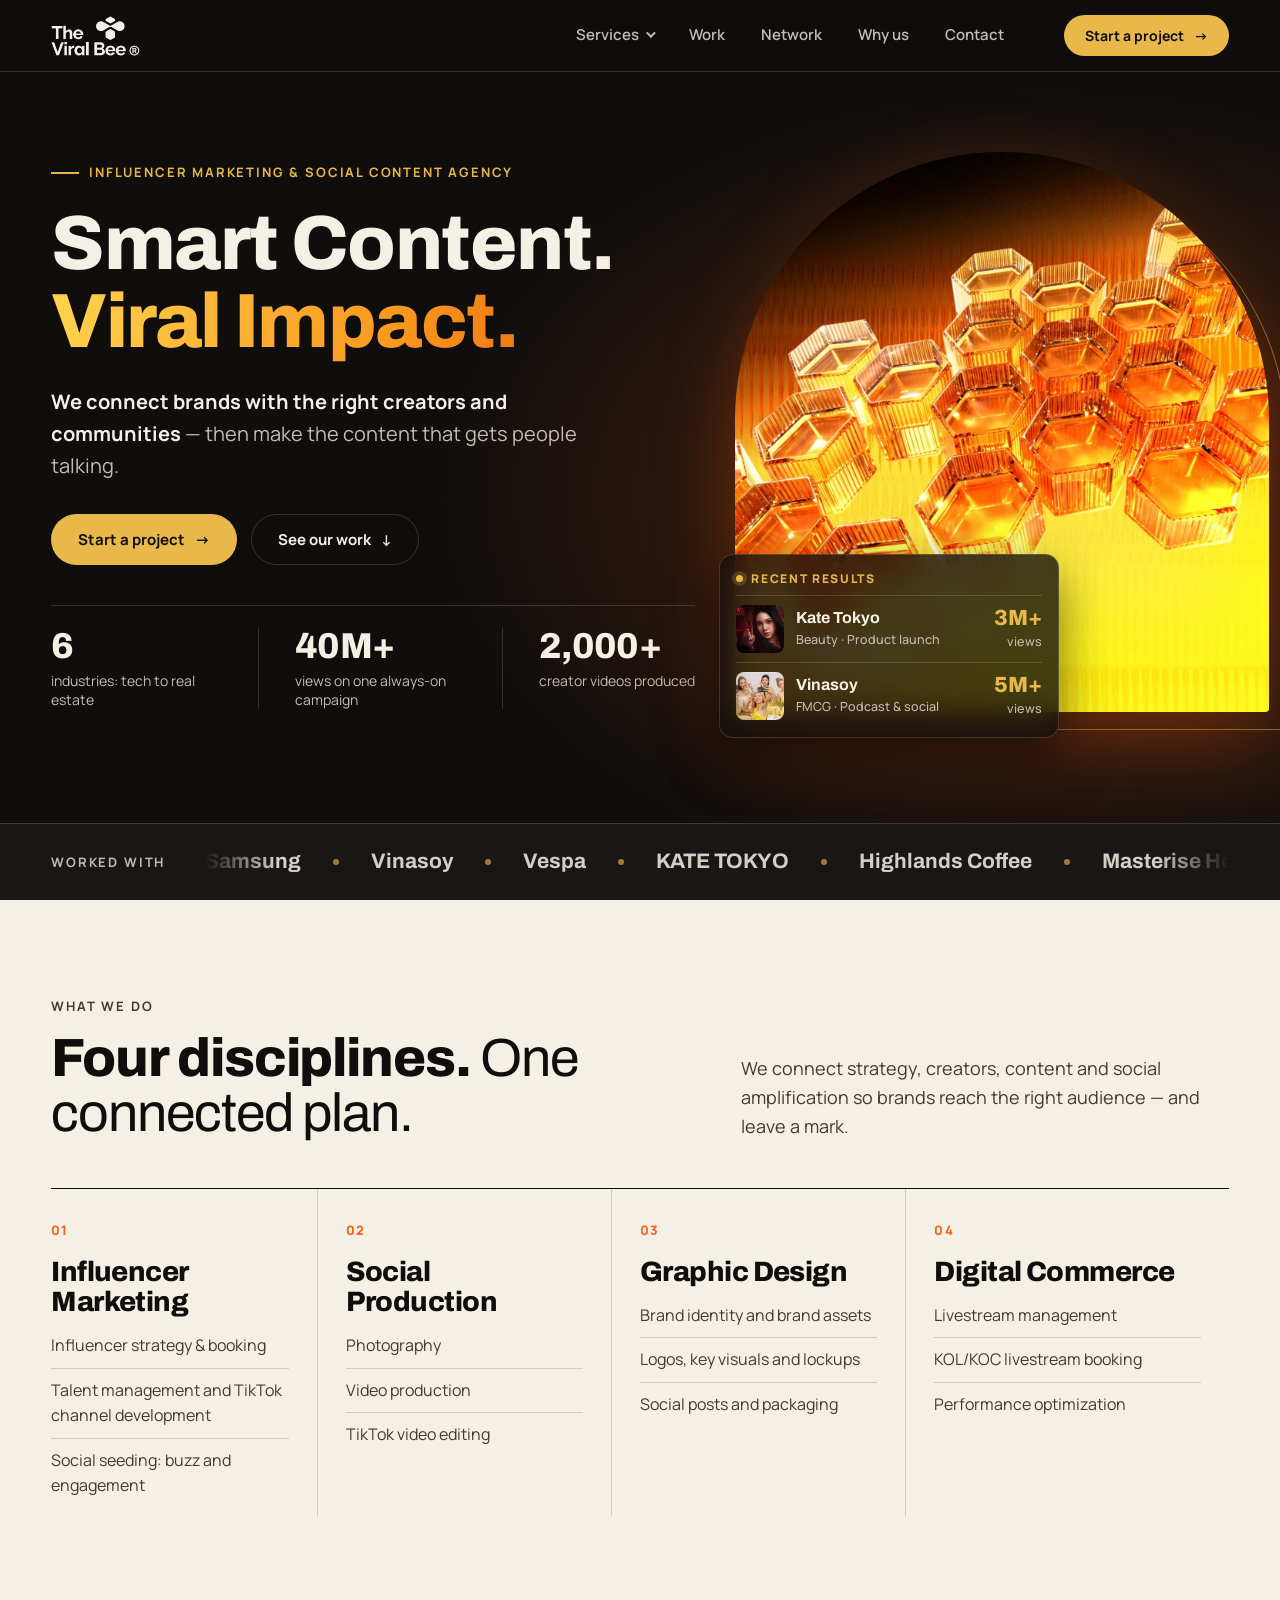
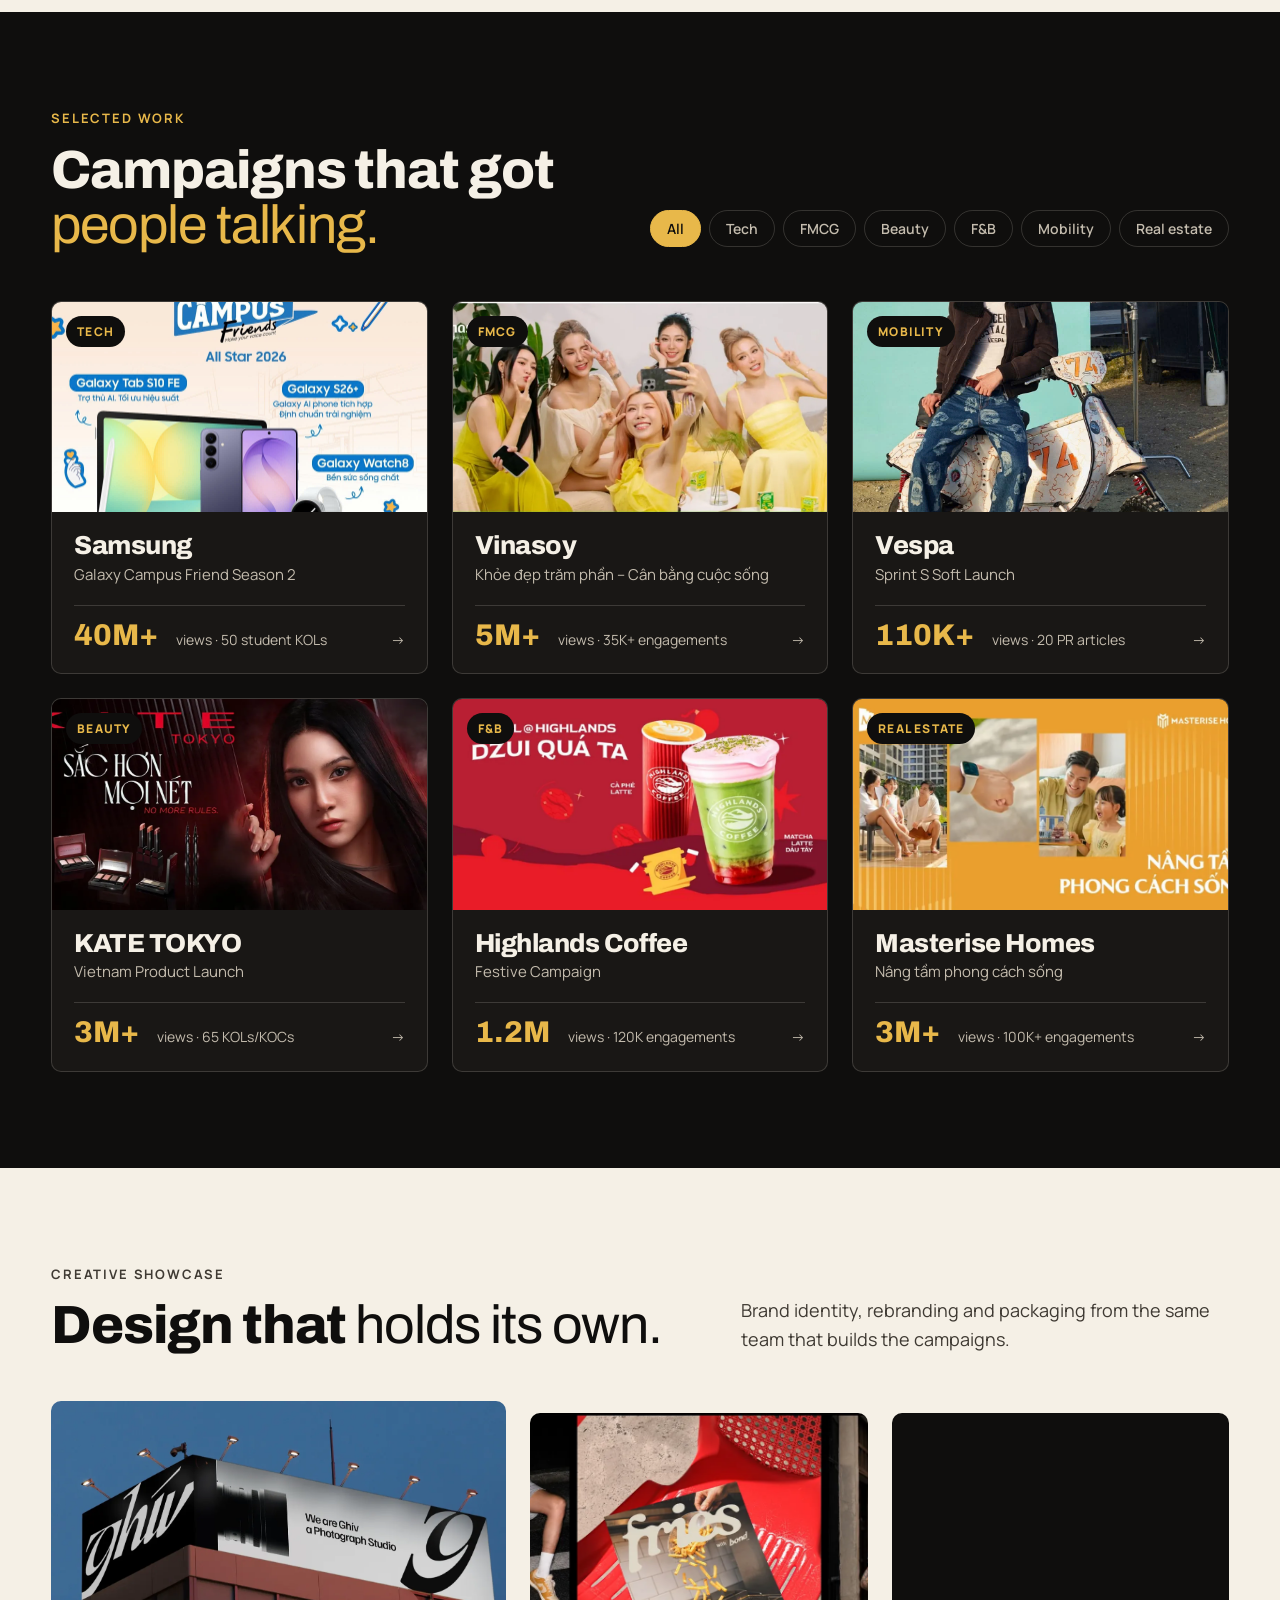
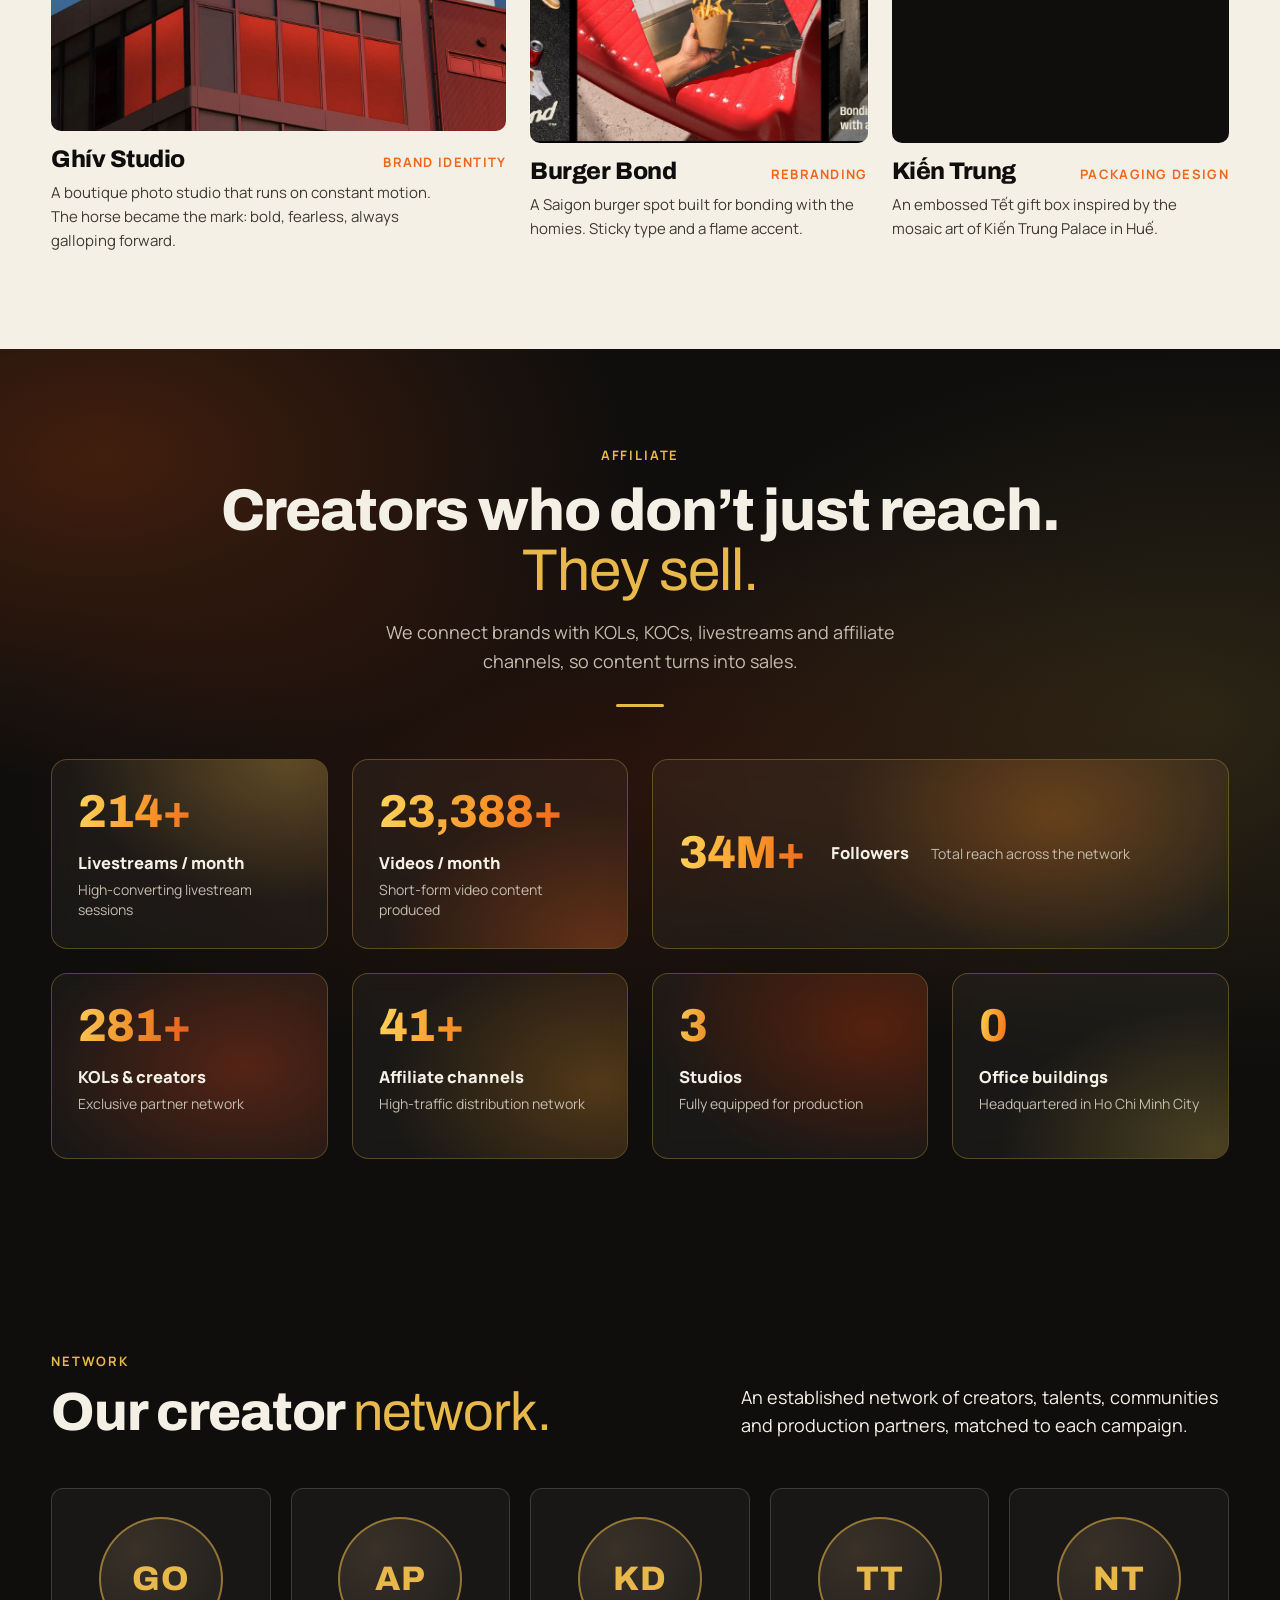
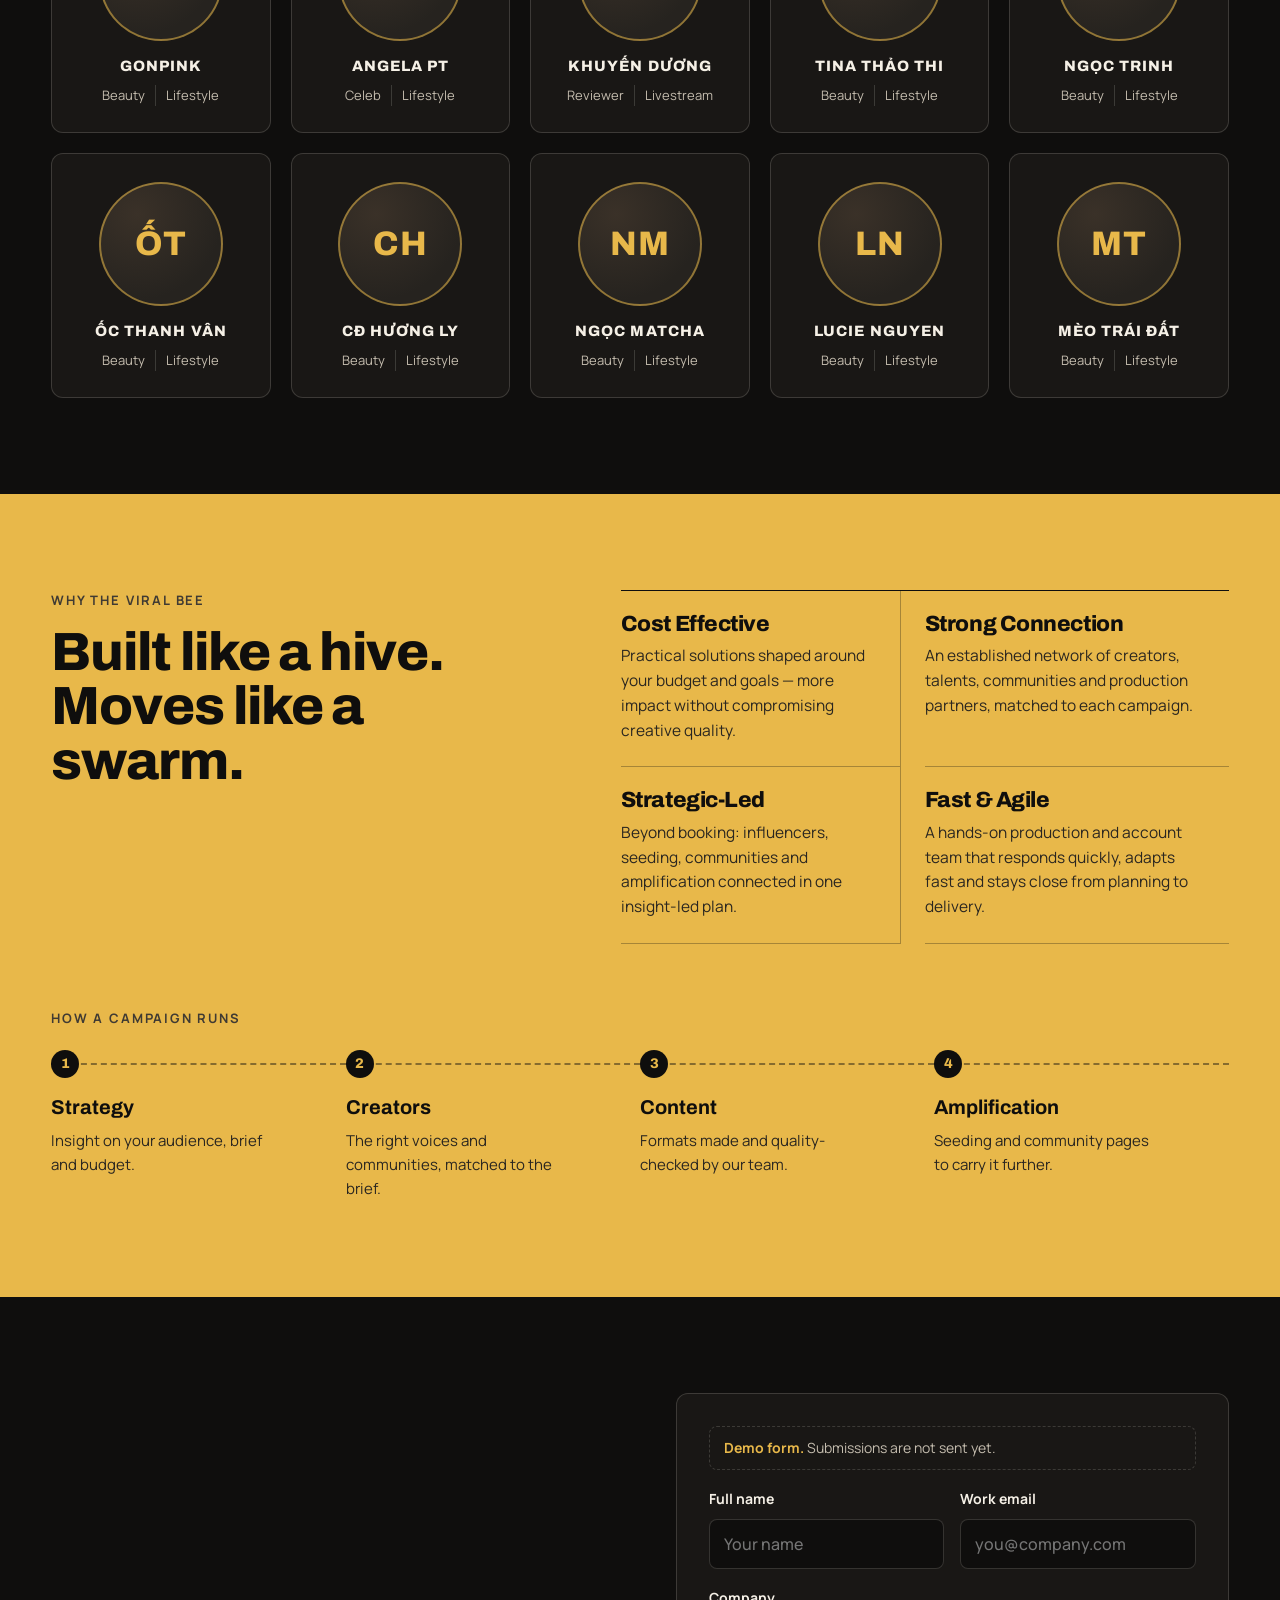
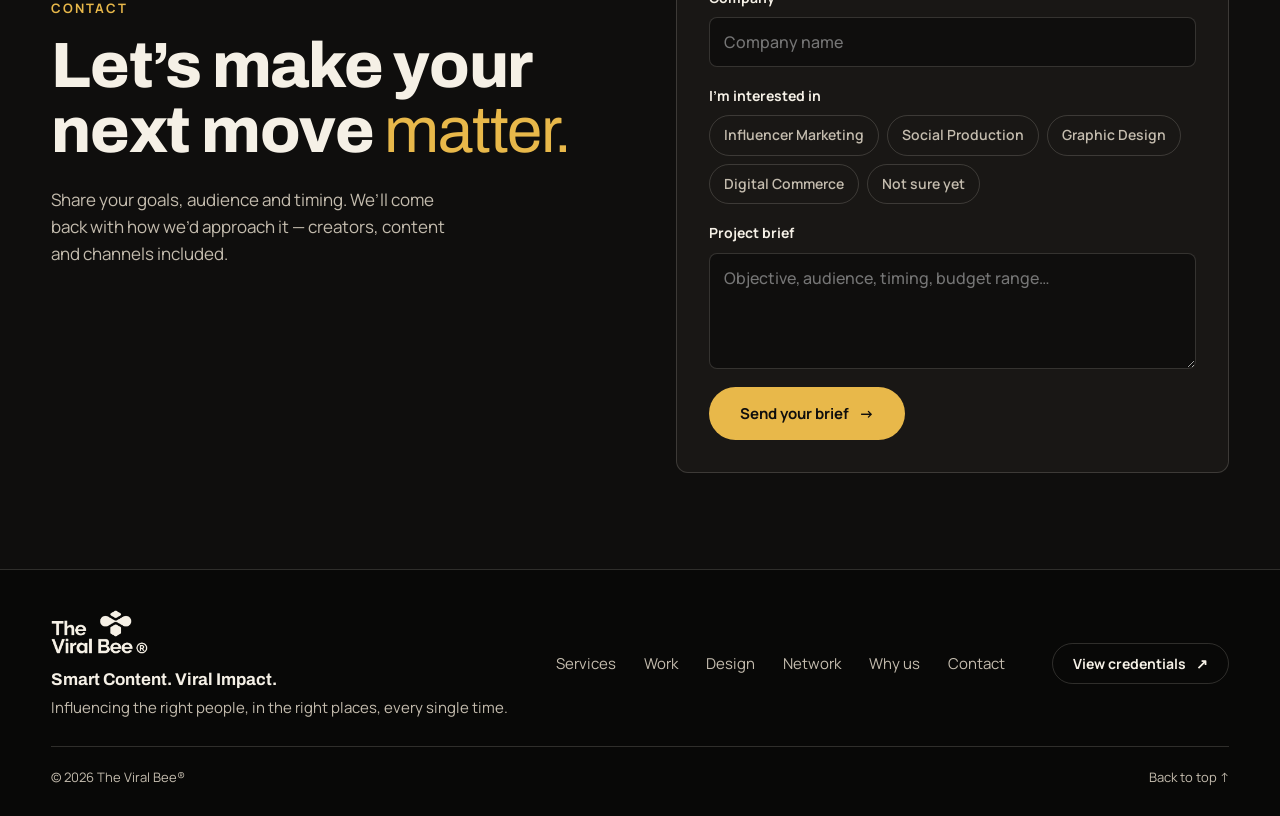
<file: index.html>
<!DOCTYPE html>
<html lang="en">
<head>
  <meta charset="utf-8" />
  <meta name="viewport" content="width=device-width, initial-scale=1" />
  <title>The Viral Bee — Smart Content. Viral Impact.</title>
  <meta name="description" content="The Viral Bee is an influencer marketing and social content agency connecting strategy, creators, content and social amplification so brands reach the right people, in the right places." />
  <meta property="og:title" content="The Viral Bee — Smart Content. Viral Impact." />
  <meta property="og:description" content="Influencing the right people, in the right places, every single time." />
  <meta name="theme-color" content="#0f0e0d" />
  <link rel="icon" href="assets/logo-ink.png" />
  <link rel="preconnect" href="https://fonts.googleapis.com" />
  <link rel="preconnect" href="https://fonts.gstatic.com" crossorigin />
  <link rel="stylesheet" href="https://fonts.googleapis.com/css2?family=Archivo:wdth,wght@62..125,100..900&family=Manrope:wght@400;500;600;700;800&display=swap" />
  <link rel="preload" as="image" href="assets/hero-honeycomb.webp" />
  <link rel="stylesheet" href="app.css" />
</head>
<body>
  <a class="skip" href="#main">Skip to content</a>

  <header class="site-header" id="site-header">
    <div class="wrap bar">
      <a href="#top" class="brand" aria-label="The Viral Bee — home"><img class="logo" src="assets/logo-ivory.png" width="329" height="149" alt="The Viral Bee" /></a>

      <nav class="nav" id="nav" aria-label="Primary">
        <div class="has-sub">
          <a href="#services" aria-haspopup="true">Services <i class="caret" aria-hidden="true"></i></a>
          <ul class="submenu">
            <li><a href="#affiliate">Affiliate</a></li>
            <li><a href="#design">Design</a></li>
            <li><a href="#" data-soon>Production</a></li>
          </ul>
        </div>
        <a href="#work">Work</a>
        <a href="#network">Network</a>
        <a href="#why">Why us</a>
        <a href="#contact">Contact</a>
        <a class="btn btn-primary btn-sm nav-cta" href="#contact">Start a project <span aria-hidden="true">→</span></a>
      </nav>

      <a class="btn btn-primary btn-sm header-cta" href="#contact">Start a project <span aria-hidden="true">→</span></a>
      <button class="menu-btn" id="menu-btn" type="button" aria-expanded="false" aria-controls="nav" aria-label="Open menu"><span></span><span></span><span></span></button>
    </div>
  </header>

  <main id="main">
    <!-- HERO: one viewport on desktop -->
    <section class="hero" id="top" aria-labelledby="hero-title">
      <div class="wrap hero-main">
        <div class="hero-copy">
          <p class="eyebrow">Influencer marketing &amp; social content agency</p>
          <h1 id="hero-title">Smart Content.<span>Viral Impact.</span></h1>
          <p class="hero-sub"><strong>We connect brands with the right creators and communities</strong> — then make the content that gets people talking.</p>
          <div class="cta-row">
            <a class="btn btn-primary" href="#contact">Start a project <span aria-hidden="true">→</span></a>
            <a class="btn btn-ghost" href="#work">See our work <span aria-hidden="true">↓</span></a>
          </div>
          <dl class="proof">
            <div><dt>industries: tech to real estate</dt><dd>6</dd></div>
            <div><dt>views on one always-on campaign</dt><dd>40M+</dd></div>
            <div><dt>creator videos produced</dt><dd>2,000+</dd></div>
          </dl>
        </div>
        <div class="hero-visual" aria-hidden="true">
          <div class="arch">
            <img class="arch-img" src="assets/hero-honeycomb.webp" width="1500" height="1452" alt="" fetchpriority="high" />
            <div class="results">
              <p class="results-title"><i></i>Recent results</p>
              <ul>
                <li><img src="assets/kate-main.webp" width="1400" height="599" alt="" style="object-position:72% 40%" /><span class="r-name">Kate Tokyo<small>Beauty · Product launch</small></span><b>3M+<small>views</small></b></li>
                <li><img src="assets/vinasoy-main.webp" width="1400" height="618" alt="" style="object-position:55% 35%" /><span class="r-name">Vinasoy<small>FMCG · Podcast &amp; social</small></span><b>5M+<small>views</small></b></li>
              </ul>
            </div>
          </div>
        </div>
      </div>
      <div class="brands">
        <div class="wrap">
          <p>Worked with</p>
          <div class="marquee" role="group" aria-label="Brands we have worked with">
            <div class="track">
              <ul><li>Samsung</li><li>Vinasoy</li><li>Vespa</li><li>KATE TOKYO</li><li>Highlands Coffee</li><li>Masterise Homes</li></ul>
              <ul aria-hidden="true"><li>Samsung</li><li>Vinasoy</li><li>Vespa</li><li>KATE TOKYO</li><li>Highlands Coffee</li><li>Masterise Homes</li></ul>
            </div>
          </div>
        </div>
      </div>
    </section>

    <!-- SERVICES -->
    <section class="sec light" id="services" aria-labelledby="services-title">
      <div class="wrap">
        <div class="sec-head">
          <div><p class="eyebrow">What we do</p><h2 id="services-title">Four disciplines. <em>One connected plan.</em></h2></div>
          <p>We connect strategy, creators, content and social amplification so brands reach the right audience — and leave a mark.</p>
        </div>
        <div class="svc">
          <article><span class="no">01</span><h3>Influencer Marketing</h3><ul><li>Influencer strategy &amp; booking</li><li>Talent management and TikTok channel development</li><li>Social seeding: buzz and engagement</li></ul></article>
          <article><span class="no">02</span><h3>Social Production</h3><ul><li>Photography</li><li>Video production</li><li>TikTok video editing</li></ul></article>
          <article><span class="no">03</span><h3>Graphic Design</h3><ul><li>Brand identity and brand assets</li><li>Logos, key visuals and lockups</li><li>Social posts and packaging</li></ul></article>
          <article><span class="no">04</span><h3>Digital Commerce</h3><ul><li>Livestream management</li><li>KOL/KOC livestream booking</li><li>Performance optimization</li></ul></article>
        </div>
      </div>
    </section>

    <!-- WORK (cards rendered from site-data.js) -->
    <section class="sec dark" id="work" aria-labelledby="work-title">
      <div class="wrap">
        <div class="sec-head wide">
          <div><p class="eyebrow">Selected work</p><h2 id="work-title">Campaigns that got <em>people talking.</em></h2></div>
          <div class="filters" id="filters" role="group" aria-label="Filter by industry"></div>
        </div>
        <div class="cases" id="cases" aria-live="polite"></div>
        <noscript><p class="muted">Enable JavaScript to browse the case studies.</p></noscript>
      </div>
    </section>

    <!-- DESIGN (tiles rendered from site-data.js) -->
    <section class="sec light" id="design" aria-labelledby="design-title">
      <div class="wrap">
        <div class="sec-head">
          <div><p class="eyebrow">Creative showcase</p><h2 id="design-title">Design that <em>holds its own.</em></h2></div>
          <p>Brand identity, rebranding and packaging from the same team that builds the campaigns.</p>
        </div>
        <div class="tiles" id="tiles"></div>
      </div>
    </section>

    <!-- AFFILIATE (stat cards rendered from site-data.js) -->
    <section class="sec dark affiliate" id="affiliate" aria-labelledby="affiliate-title">
      <div class="wrap">
        <div class="aff-head">
          <p class="eyebrow">Affiliate</p>
          <h2 id="affiliate-title">Creators who don’t just reach. <em>They sell.</em></h2>
          <p>We connect brands with KOLs, KOCs, livestreams and affiliate channels, so content turns into sales.</p>
        </div>
        <dl class="aff-grid" id="aff-grid"></dl>
      </div>
    </section>

    <!-- NETWORK (KOL cards rendered from site-data.js) -->
    <section class="sec dark" id="network" aria-labelledby="network-title">
      <div class="wrap">
        <div class="sec-head">
          <div><p class="eyebrow">Network</p><h2 id="network-title">Our creator <em>network.</em></h2></div>
          <p>An established network of creators, talents, communities and production partners, matched to each campaign.</p>
        </div>
        <div class="kols" id="kols"></div>
        <noscript><p class="muted">Enable JavaScript to see our creator network.</p></noscript>
      </div>
    </section>

    <!-- WHY + PROCESS -->
    <section class="sec honey" id="why" aria-labelledby="why-title">
      <div class="wrap">
        <div class="why-grid">
          <div>
            <p class="eyebrow">Why the Viral Bee</p>
            <h2 id="why-title">Built like a hive. Moves like a swarm.</h2>
          </div>
          <div class="claims">
            <article><h3>Cost Effective</h3><p>Practical solutions shaped around your budget and goals — more impact without compromising creative quality.</p></article>
            <article><h3>Strong Connection</h3><p>An established network of creators, talents, communities and production partners, matched to each campaign.</p></article>
            <article><h3>Strategic-Led</h3><p>Beyond booking: influencers, seeding, communities and amplification connected in one insight-led plan.</p></article>
            <article><h3>Fast &amp; Agile</h3><p>A hands-on production and account team that responds quickly, adapts fast and stays close from planning to delivery.</p></article>
          </div>
        </div>
        <p class="eyebrow steps-title">How a campaign runs</p>
        <ol class="steps">
          <li class="step"><b>Strategy</b><span>Insight on your audience, brief and budget.</span></li>
          <li class="step"><b>Creators</b><span>The right voices and communities, matched to the brief.</span></li>
          <li class="step"><b>Content</b><span>Formats made and quality-checked by our team.</span></li>
          <li class="step"><b>Amplification</b><span>Seeding and community pages to carry it further.</span></li>
        </ol>
      </div>
    </section>

    <!-- CONTACT -->
    <section class="sec dark contact" id="contact" aria-labelledby="contact-title">
      <div class="wrap contact-grid">
        <div>
          <p class="eyebrow">Contact</p>
          <h2 id="contact-title">Let’s make your next move <em>matter.</em></h2>
          <p class="lead">Share your goals, audience and timing. We’ll come back with how we’d approach it — creators, content and channels included.</p>
        </div>
        <form class="brief-form" id="brief-form" novalidate>
          <p class="form-demo-note" id="form-note"><strong>Demo form.</strong> Submissions are not sent yet.</p>
          <div class="row">
            <div class="field"><label for="f-name">Full name</label><input id="f-name" name="name" type="text" autocomplete="name" placeholder="Your name" /><p class="field-error" id="e-name" hidden></p></div>
            <div class="field"><label for="f-email">Work email</label><input id="f-email" name="email" type="email" autocomplete="email" placeholder="you@company.com" /><p class="field-error" id="e-email" hidden></p></div>
          </div>
          <div class="field"><label for="f-company">Company</label><input id="f-company" name="company" type="text" autocomplete="organization" placeholder="Company name" /><p class="field-error" id="e-company" hidden></p></div>
          <fieldset class="field" id="f-service" aria-describedby="e-service">
            <legend>I’m interested in</legend>
            <div class="opts">
              <label><input type="radio" name="service" value="Influencer Marketing" /><span>Influencer Marketing</span></label>
              <label><input type="radio" name="service" value="Social Production" /><span>Social Production</span></label>
              <label><input type="radio" name="service" value="Graphic Design" /><span>Graphic Design</span></label>
              <label><input type="radio" name="service" value="Digital Commerce" /><span>Digital Commerce</span></label>
              <label><input type="radio" name="service" value="Not sure yet" /><span>Not sure yet</span></label>
            </div>
            <p class="field-error" id="e-service" hidden></p>
          </fieldset>
          <div class="field"><label for="f-brief">Project brief</label><textarea id="f-brief" name="brief" rows="4" placeholder="Objective, audience, timing, budget range…"></textarea><p class="field-error" id="e-brief" hidden></p></div>
          <button class="btn btn-primary" type="submit" aria-describedby="form-note">Send your brief <span aria-hidden="true">→</span></button>
          <div class="form-status" id="form-status" role="status" aria-live="polite"></div>
        </form>
      </div>
    </section>
  </main>

  <footer class="site-footer">
    <div class="wrap">
      <div class="foot">
        <div class="foot-brand">
          <img class="logo" src="assets/logo-ivory.png" width="329" height="149" alt="The Viral Bee" loading="lazy" />
          <p>Smart Content. Viral Impact.<br /><span>Influencing the right people, in the right places, every single time.</span></p>
        </div>
        <nav class="foot-nav" aria-label="Footer">
          <a href="#services">Services</a><a href="#work">Work</a><a href="#design">Design</a><a href="#network">Network</a><a href="#why">Why us</a><a href="#contact">Contact</a>
        </nav>
        <a class="btn btn-ghost btn-sm" id="cred-link" href="#" target="_blank" rel="noopener noreferrer">View credentials <span aria-hidden="true">↗</span></a>
      </div>
      <div class="copy"><span>© <span id="year">2026</span> The Viral Bee®</span><a href="#top">Back to top ↑</a></div>
    </div>
  </footer>

  <dialog class="modal" id="modal" aria-labelledby="modal-title"></dialog>

  <noscript>
    <p style="padding:40px;font-family:sans-serif;color:#f5f0e6">The Viral Bee — Smart Content. Viral Impact. Please enable JavaScript to view all content.</p>
  </noscript>
  <script src="site-data.js"></script>
  <script src="app.js" defer></script>
</body>
</html>
</file>
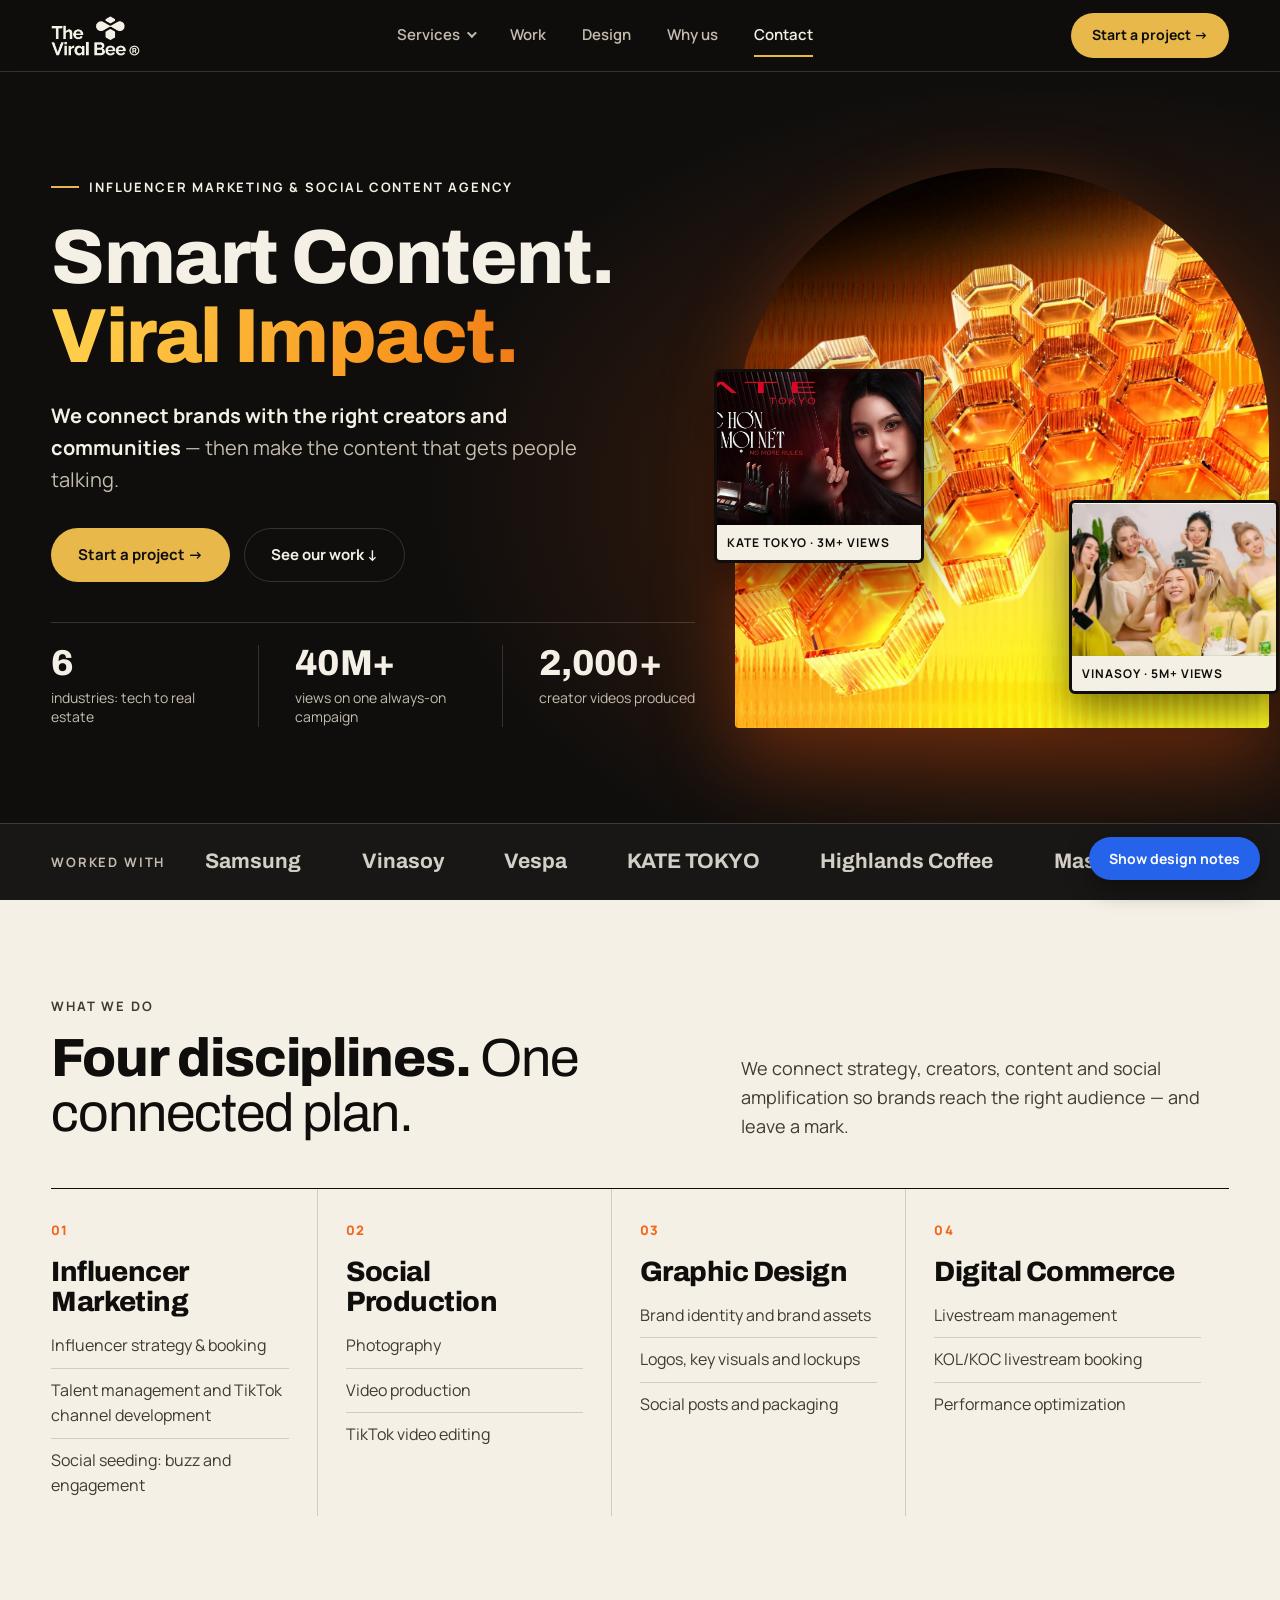
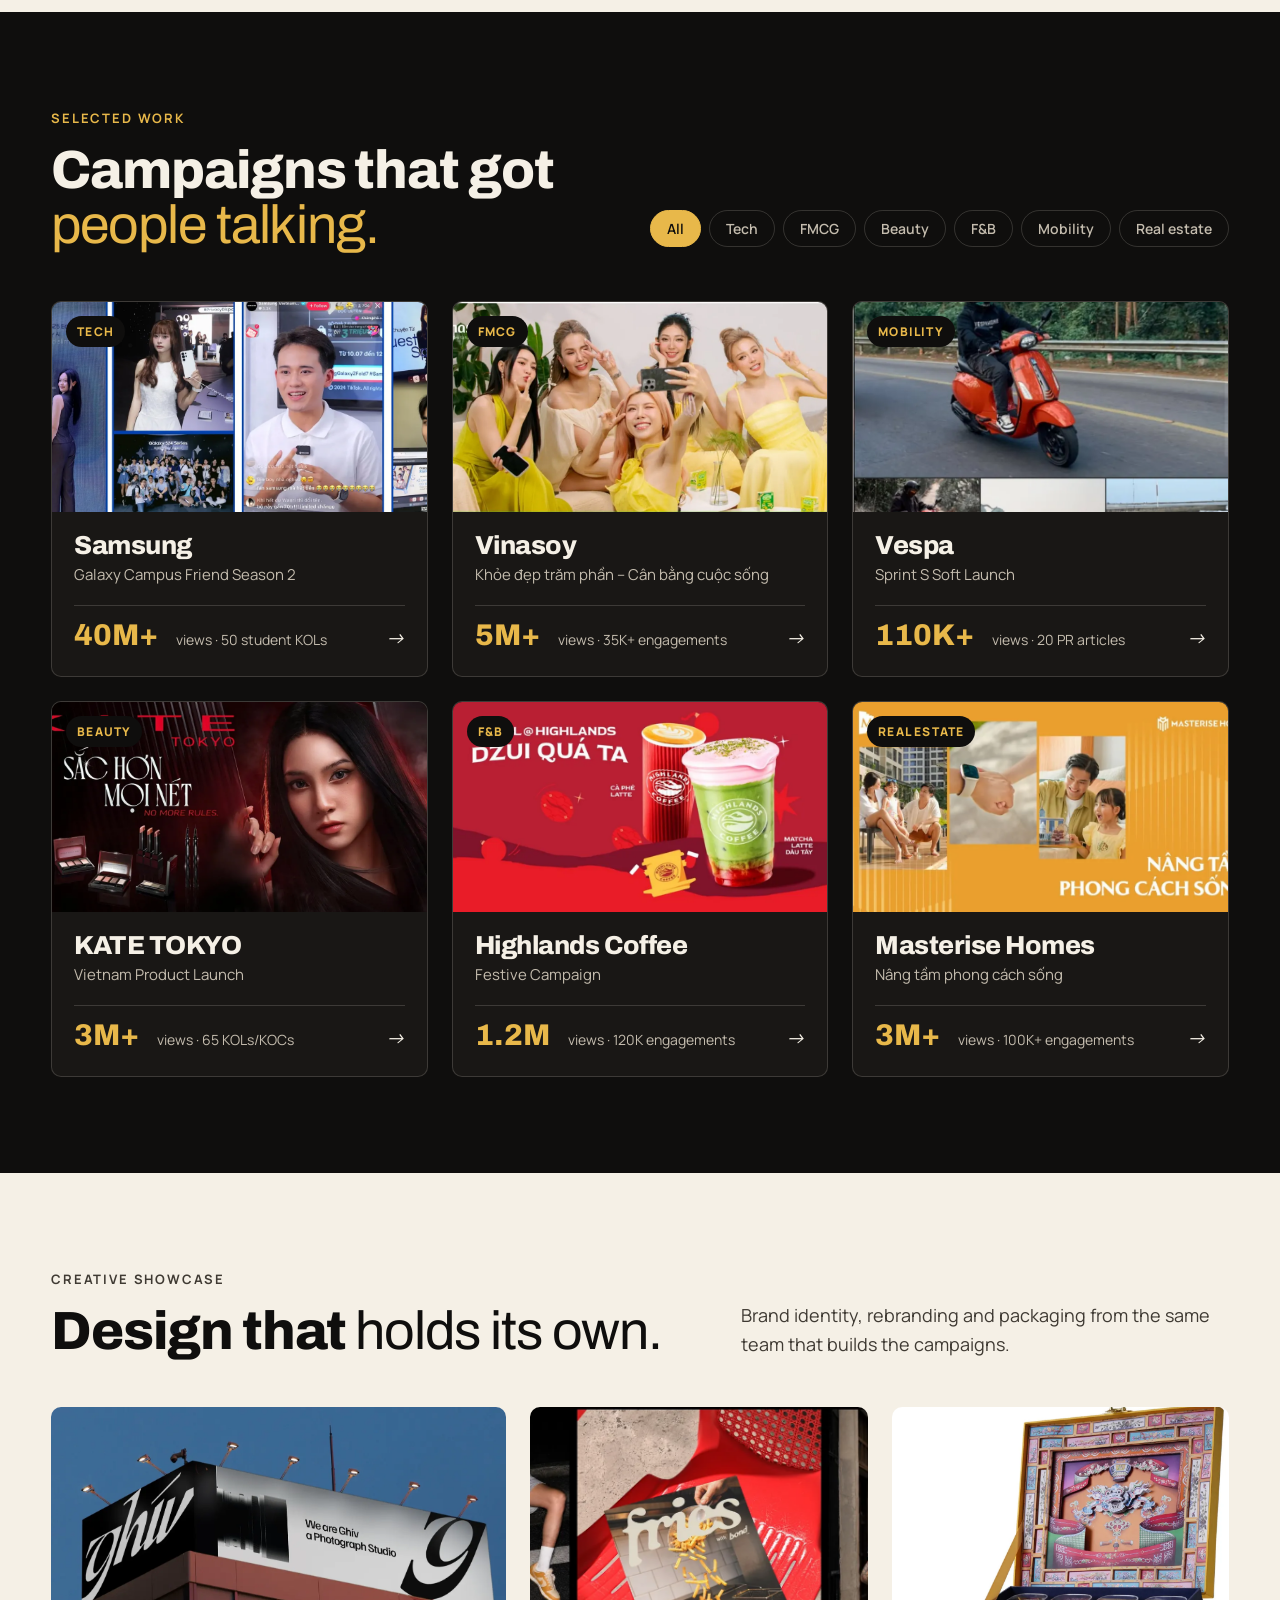
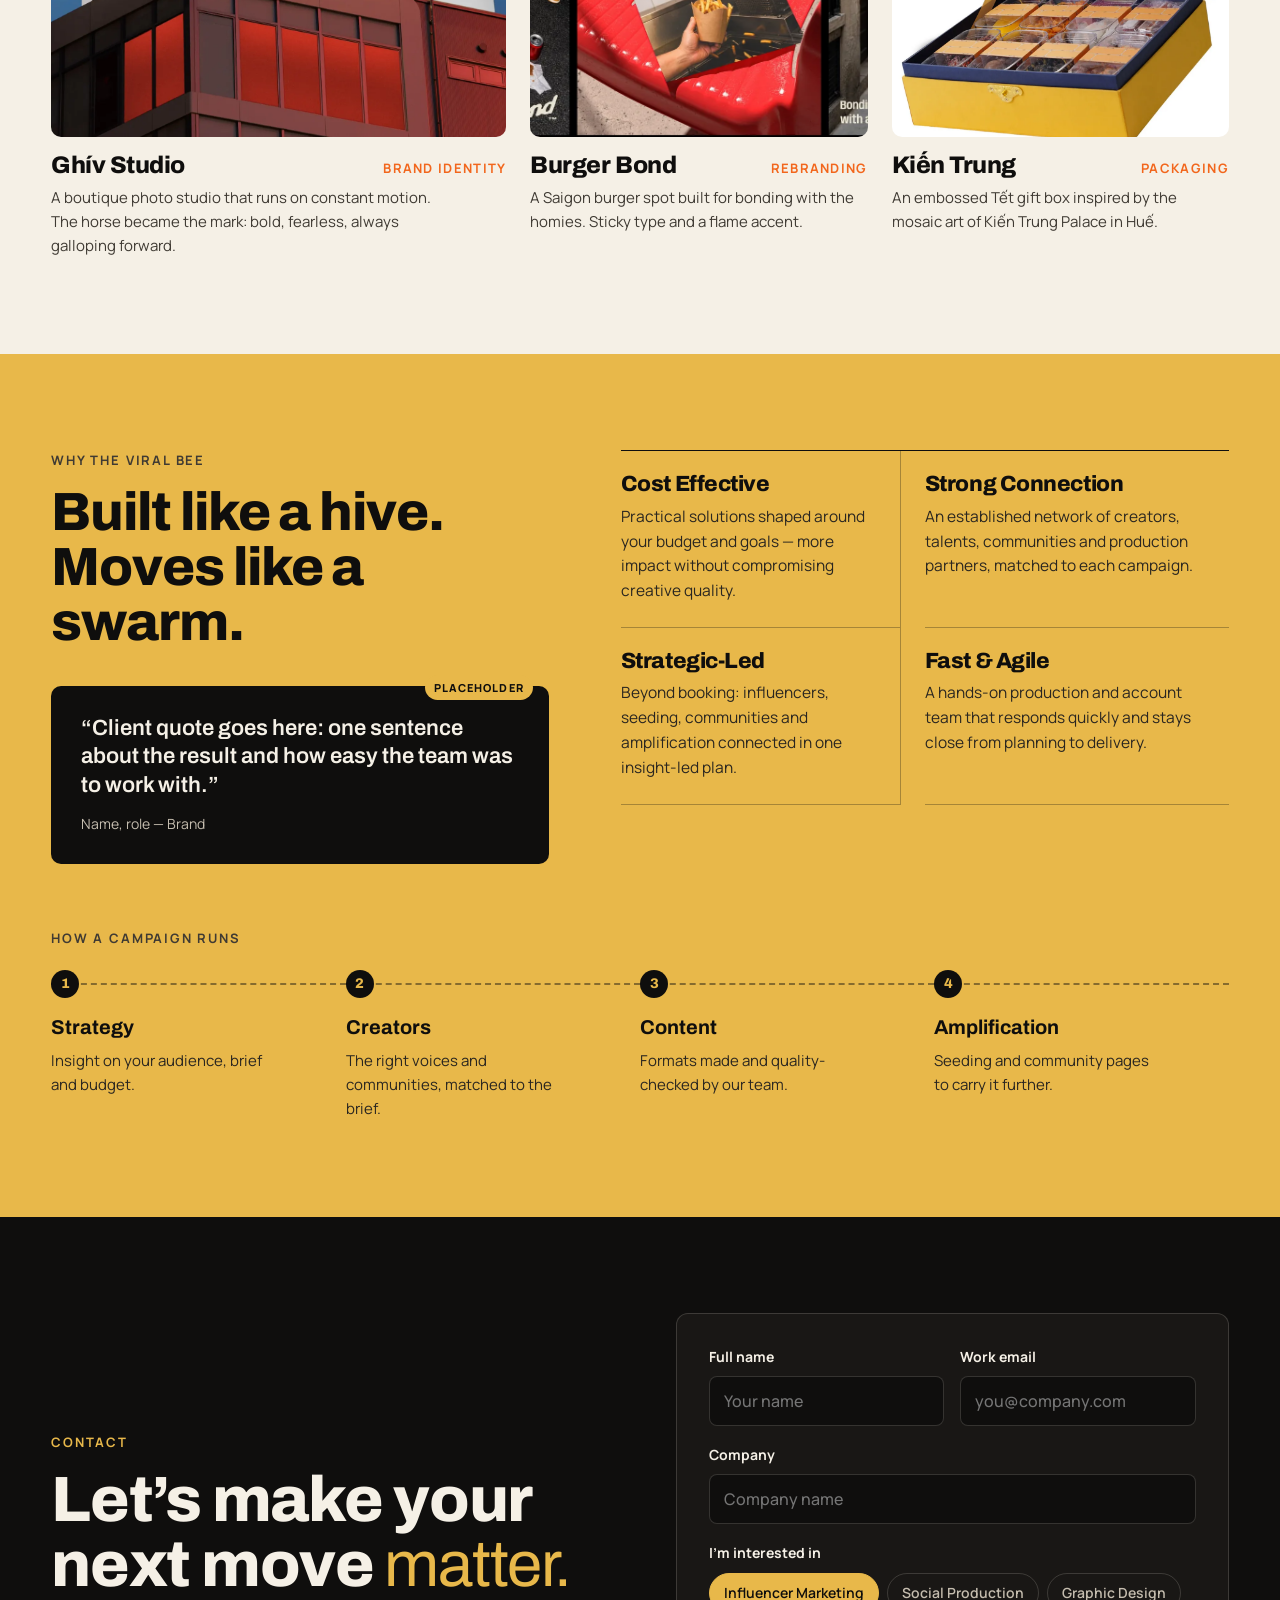
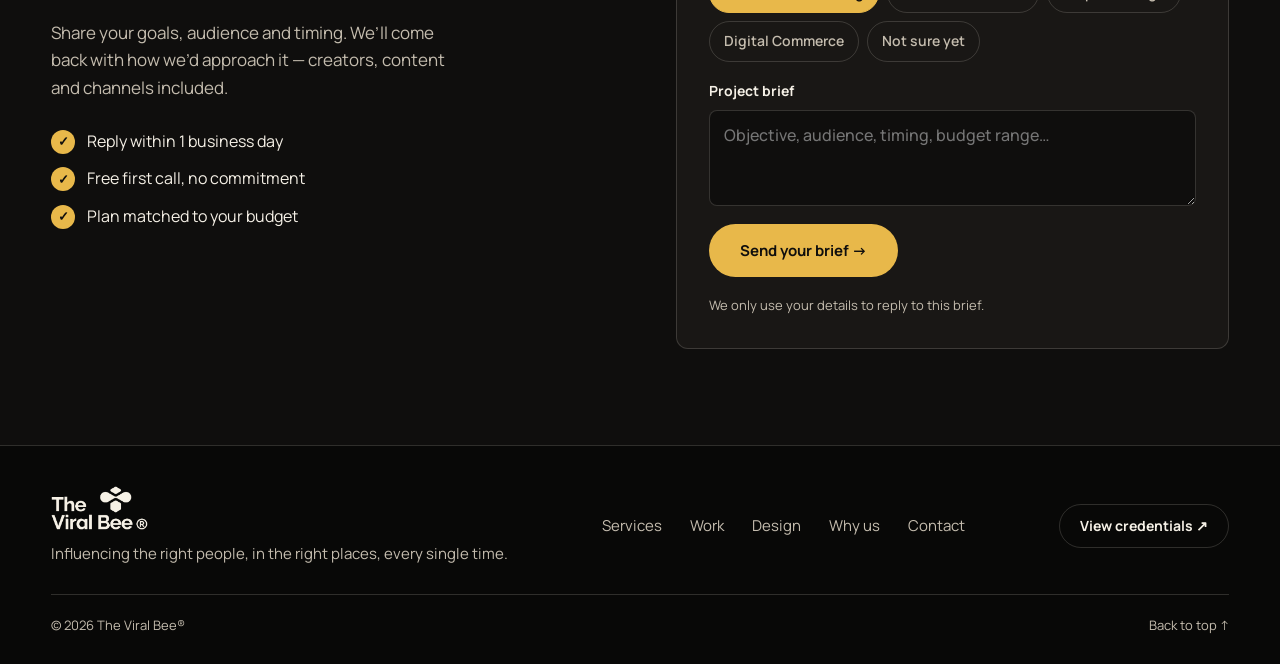
<file: redesign-mockup.html>
<!DOCTYPE html>
<html lang="en">
<head>
<meta charset="utf-8" />
<meta name="viewport" content="width=device-width, initial-scale=1" />
<title>The Viral Bee — Redesign Mockup (desktop)</title>
<link rel="preconnect" href="https://fonts.googleapis.com" />
<link rel="preconnect" href="https://fonts.gstatic.com" crossorigin />
<link rel="stylesheet" href="https://fonts.googleapis.com/css2?family=Archivo:wdth,wght@62..125,100..900&family=Manrope:wght@400;500;600;700;800&display=swap" />
<style>
:root{
  --ink:#0f0e0d;--ink-2:#191715;--ink-3:#26231f;--ivory:#f5f0e6;--paper:#fbf8f1;
  --honey:#e8b84a;--honey-deep:#d9a12c;--ember:#f2661c;--flame:#ff8a1f;
  --muted-dark:#c4bcae;          /* lifted from #b8b0a2 for contrast */
  --muted-light:#3f3a33;         /* darkened from #5b554b for contrast */
  --line-dark:rgba(245,240,230,.16);--line-light:rgba(15,14,13,.16);
  --f-display:"Archivo","Helvetica Neue",Arial,sans-serif;
  --f-body:"Manrope","Helvetica Neue",Arial,sans-serif;
  --wrap:1360px;--gutter:clamp(24px,4vw,56px);
  --section-y:96px;              /* one fixed rhythm instead of up to 176px */
  --header-h:72px;
}
*{box-sizing:border-box;margin:0;padding:0}
html{scroll-behavior:smooth;scroll-padding-top:var(--header-h)}
body{font-family:var(--f-body);font-size:17px;line-height:1.6;background:var(--ink);color:var(--ivory);-webkit-font-smoothing:antialiased}
img{display:block;max-width:100%}
a{color:inherit;text-decoration:none}
.wrap{max-width:var(--wrap);margin:0 auto;padding:0 var(--gutter)}
h1,h2,h3{font-family:var(--f-display);font-weight:800;line-height:1.02;letter-spacing:-.02em}
.eyebrow{font-size:13px;font-weight:700;letter-spacing:.14em;text-transform:uppercase}
.light .eyebrow{color:var(--muted-light)} .dark .eyebrow{color:var(--honey)}

/* ---------- header ---------- */
.site-header{position:fixed;inset:0 0 auto 0;height:var(--header-h);z-index:50;background:rgba(15,14,13,.92);backdrop-filter:blur(10px);border-bottom:1px solid var(--line-dark)}
.site-header .wrap{height:100%;display:flex;align-items:center;justify-content:space-between}
.logo{height:40px;width:auto}
.nav{display:flex;gap:36px;align-items:center}
.nav a{font-size:15px;font-weight:600;color:var(--muted-dark);padding:8px 0;border-bottom:2px solid transparent;transition:.2s}
.nav a:hover,.nav a.active{color:var(--ivory);border-color:var(--honey)}
/* services dropdown */
.has-sub{position:relative}
.has-sub>a{display:inline-flex;align-items:center;gap:7px}
.caret{width:7px;height:7px;border-right:2px solid currentColor;border-bottom:2px solid currentColor;transform:rotate(45deg) translateY(-2px);transition:transform .2s}
.submenu{list-style:none;position:absolute;top:100%;left:-18px;min-width:190px;padding:8px;margin-top:12px;background:#2b2722;border:1px solid rgba(232,184,74,.35);border-top:2px solid var(--honey);border-radius:12px;box-shadow:0 18px 40px rgba(0,0,0,.6);opacity:0;visibility:hidden;transform:translateY(-6px);transition:opacity .18s,transform .18s,visibility .18s}
.submenu::before{content:"";position:absolute;left:0;right:0;top:-14px;height:14px} /* hover bridge so the menu doesn't close in the gap */
.submenu a{display:block;font-size:15px;font-weight:600;color:var(--ivory);padding:10px 14px;border:0;border-radius:8px}
.submenu a:hover,.submenu a:focus-visible{background:rgba(232,184,74,.16);color:var(--honey)}
.has-sub:hover .submenu,.has-sub:focus-within .submenu{opacity:1;visibility:visible;transform:none}
.has-sub:hover .caret,.has-sub:focus-within .caret{transform:rotate(225deg) translateY(-2px)}
.btn{display:inline-flex;align-items:center;gap:10px;font-weight:700;font-size:15px;padding:14px 26px;border-radius:999px;border:1.5px solid transparent;transition:.2s;cursor:pointer;font-family:var(--f-body)}
.btn-primary{background:var(--honey);color:var(--ink)} .btn-primary:hover{background:var(--honey-deep);transform:translateY(-1px)}
.btn-ghost{border-color:var(--line-dark);color:var(--ivory)} .btn-ghost:hover{border-color:var(--ivory)}
.btn-sm{padding:10px 20px;font-size:14px}
:focus-visible{outline:3px solid var(--honey);outline-offset:3px;border-radius:6px}

/* ---------- hero : exactly one viewport ---------- */
.hero{height:100svh;min-height:680px;padding-top:var(--header-h);display:flex;flex-direction:column;background:
  radial-gradient(900px 600px at 82% 55%,rgba(226,83,15,.28),transparent 70%),var(--ink);overflow:hidden}
.hero-main{flex:1;min-height:0;display:grid;grid-template-columns:1.12fr .88fr;gap:40px;align-items:center}
.hero-copy{padding:8px 0}
.hero .eyebrow{display:inline-flex;gap:10px;align-items:center;margin-bottom:22px}
.hero .eyebrow::before{content:"";width:28px;height:2px;background:var(--honey)}
.hero h1{font-size:clamp(52px,6vw,92px);margin-bottom:24px}
.hero h1 span{display:block;background:linear-gradient(100deg,#ffd34e,#f8961e 55%,#e2530f);-webkit-background-clip:text;background-clip:text;color:transparent}
.hero-sub{font-size:20px;color:var(--muted-dark);max-width:46ch;margin-bottom:32px}
.hero-sub strong{color:var(--ivory);font-weight:700}
.cta-row{display:flex;gap:14px;margin-bottom:40px}
.proof{display:grid;grid-template-columns:repeat(3,auto);gap:0;width:max-content;border-top:1px solid var(--line-dark);padding-top:22px}
.proof div{padding-right:36px;margin-right:36px;border-right:1px solid var(--line-dark)}
.proof div:last-child{border:0;margin:0;padding:0}
.proof b{display:block;font-family:var(--f-display);font-size:36px;font-weight:800;line-height:1;color:var(--ivory);letter-spacing:-.02em}
.proof div span{display:block;font-size:14px;color:var(--muted-dark);margin-top:8px;max-width:19ch;line-height:1.35}
.hero-visual{position:relative;height:100%;max-height:min(560px,66vh);display:flex;justify-content:center;align-items:flex-end}
.arch{height:100%;aspect-ratio:1/1.05;border-radius:999px 999px 14px 14px;overflow:hidden;box-shadow:0 30px 80px rgba(226,83,15,.35)}
.arch img{width:100%;height:100%;object-fit:cover}
.float{position:absolute;background:var(--ink);border:3px solid var(--ink);box-shadow:0 18px 40px rgba(0,0,0,.5);width:210px;border-radius:6px;overflow:hidden}
.float img{aspect-ratio:4/3;object-fit:cover;width:100%}
.float small{display:block;padding:8px 10px;font-size:12px;font-weight:700;letter-spacing:.08em;text-transform:uppercase;background:var(--ivory);color:var(--ink)}
.float.a{left:-4%;top:36%} .float.b{right:-2%;bottom:6%}
.brands{border-top:1px solid var(--line-dark);background:var(--ink-2)}
.brands .wrap{display:flex;align-items:center;gap:40px;height:76px}
.brands p{font-size:13px;letter-spacing:.14em;text-transform:uppercase;font-weight:700;color:var(--muted-dark);white-space:nowrap}
.brands ul{list-style:none;display:flex;flex:1;justify-content:space-between;align-items:center}
.brands li{font-family:var(--f-display);font-weight:700;font-size:21px;color:var(--ivory);opacity:.85;white-space:nowrap}

/* ---------- sections ---------- */
section.sec{padding:var(--section-y) 0}
.light{background:var(--ivory);color:var(--ink)} .dark{background:var(--ink)} .honey{background:var(--honey);color:var(--ink)}
.sec-head{display:grid;grid-template-columns:1.3fr 1fr;gap:56px;align-items:end;margin-bottom:48px}
.sec-head h2{font-size:clamp(36px,4.2vw,60px);margin-top:14px}
.sec-head h2 em{font-style:normal;font-weight:400}
.dark h2 em{color:var(--honey)}
.sec-head p{font-size:18px;max-width:48ch}
.light .sec-head p{color:var(--muted-light)} .dark .sec-head p{color:var(--muted-dark)}

/* services: 4 columns, not 4 tall rows */
.svc{display:grid;grid-template-columns:repeat(4,1fr);border-top:1.5px solid var(--ink)}
.svc article{padding:26px 28px 8px 0;margin-right:28px;border-right:1px solid var(--line-light)}
.svc article:last-child{border:0;margin:0}
.svc .no{font-size:13px;font-weight:800;color:var(--ember);letter-spacing:.1em}
.svc h3{font-size:28px;margin:14px 0 16px;line-height:1.08}
.svc ul{list-style:none;color:var(--muted-light);font-size:16px}
.svc li{padding:9px 0;border-top:1px solid var(--line-light)}
.svc li:first-child{border-top:0;padding-top:0}

/* work */
.sec-head.wide{grid-template-columns:auto 1fr}
.filters{display:flex;gap:8px;flex-wrap:nowrap;justify-content:flex-end;padding-bottom:6px}
.chip{white-space:nowrap;font:600 14px var(--f-body);color:var(--muted-dark);background:transparent;border:1.5px solid var(--line-dark);border-radius:999px;padding:8px 16px;cursor:pointer;transition:.2s}
.chip:hover{color:var(--ivory);border-color:var(--ivory)}
.chip[aria-pressed="true"]{background:var(--honey);color:var(--ink);border-color:var(--honey)}
.cases{display:grid;grid-template-columns:repeat(3,1fr);gap:24px}
.case{background:var(--ink-2);border:1px solid var(--line-dark);border-radius:10px;overflow:hidden;display:flex;flex-direction:column;transition:.25s}
.case:hover{border-color:var(--honey);transform:translateY(-3px)}
.case .img{aspect-ratio:16/9;overflow:hidden;position:relative}
.case .img img{width:100%;height:100%;object-fit:cover;transition:transform .5s}
.case:hover .img img{transform:scale(1.04)}
.tag{position:absolute;left:14px;top:14px;background:var(--ink);color:var(--honey);font-size:12px;font-weight:800;letter-spacing:.1em;text-transform:uppercase;padding:6px 11px;border-radius:999px}
.case .body{padding:20px 22px 22px;display:flex;flex-direction:column;gap:4px;flex:1}
.case h3{font-size:26px}
.case .proj{font-size:15px;color:var(--muted-dark);min-height:24px}
.case .res{display:flex;align-items:baseline;gap:18px;margin-top:14px;padding-top:14px;border-top:1px solid var(--line-dark)}
.case .res b{font-family:var(--f-display);font-size:30px;font-weight:800;color:var(--honey);line-height:1}
.case .res span{font-size:14px;color:var(--muted-dark)}
.case .res .arrow{margin-left:auto;font-size:20px;color:var(--ivory)}
.case[hidden]{display:none}

/* design */
.tiles{display:grid;grid-template-columns:1.35fr 1fr 1fr;gap:24px}
.tile .img{height:330px;border-radius:10px;overflow:hidden;background:var(--ink)}
.tile .img img{width:100%;height:100%;object-fit:cover;transition:transform .5s}
.tile:hover .img img{transform:scale(1.04)}
.tile .meta{display:flex;justify-content:space-between;align-items:baseline;margin-top:16px;gap:12px}
.tile h3{font-size:24px}
.tile .disc{font-size:13px;font-weight:700;letter-spacing:.1em;text-transform:uppercase;color:var(--ember);white-space:nowrap}
.tile p{font-size:15px;color:var(--muted-light);margin-top:8px;max-width:44ch}

/* why + process */
.why-grid{display:grid;grid-template-columns:.9fr 1.1fr;gap:72px;align-items:start}
.why-grid h2{font-size:clamp(36px,4.2vw,60px)}
.quote{margin-top:36px;background:var(--ink);color:var(--ivory);padding:28px 30px;border-radius:10px;position:relative}
.quote q{display:block;font-family:var(--f-display);font-size:22px;font-weight:600;line-height:1.3;quotes:none}
.quote cite{display:block;margin-top:14px;font-style:normal;font-size:14px;color:var(--muted-dark)}
.quote .ph{position:absolute;right:16px;top:-11px;font-size:11px;font-weight:800;letter-spacing:.1em;text-transform:uppercase;color:var(--ink);background:var(--honey);padding:4px 9px;border-radius:999px}
.claims{display:grid;grid-template-columns:1fr 1fr;border-top:1.5px solid var(--ink)}
.claims article{padding:22px 24px 24px 0;border-bottom:1px solid rgba(15,14,13,.3)}
.claims article:nth-child(odd){border-right:1px solid rgba(15,14,13,.3);margin-right:24px}
.claims h3{font-size:22px;margin-bottom:8px}
.claims p{font-size:15.5px;color:#2a2620}
.steps{display:grid;grid-template-columns:repeat(4,1fr);margin-top:56px;counter-reset:s}
.step{position:relative;padding-top:26px;border-top:2px dashed rgba(15,14,13,.45)}
.step::before{counter-increment:s;content:counter(s);position:absolute;top:-15px;left:0;width:28px;height:28px;border-radius:50%;background:var(--ink);color:var(--honey);font:800 14px var(--f-display);display:grid;place-items:center}
.step b{font-family:var(--f-display);font-size:20px;display:block;margin-bottom:6px}
.step span{font-size:15px;color:#2a2620;display:block;max-width:24ch}
.steps-title{margin-top:64px}

/* contact */
.contact-grid{display:grid;grid-template-columns:1fr 1fr;gap:72px;align-items:center}
.contact h2{font-size:clamp(40px,5vw,72px);margin:14px 0 22px}
.contact h2 em{font-style:normal;font-weight:400;color:var(--honey)}
.contact .lead{color:var(--muted-dark);max-width:42ch;margin-bottom:28px}
.promise{list-style:none;display:grid;gap:12px;font-size:16px}
.promise li{display:flex;gap:12px;align-items:center}
.promise li::before{content:"✓";display:grid;place-items:center;width:24px;height:24px;border-radius:50%;background:var(--honey);color:var(--ink);font-weight:800;font-size:13px;flex:none}
form{background:var(--ink-2);border:1px solid var(--line-dark);border-radius:12px;padding:32px;display:grid;gap:18px}
.row{display:grid;grid-template-columns:1fr 1fr;gap:16px}
label{font-size:14px;font-weight:700;display:grid;gap:8px}
input,textarea{font:500 16px var(--f-body);color:var(--ivory);background:var(--ink);border:1.5px solid var(--line-dark);border-radius:8px;padding:13px 14px;width:100%}
input:focus,textarea:focus{outline:none;border-color:var(--honey)}
textarea{min-height:96px;resize:vertical}
.opts{display:flex;flex-wrap:wrap;gap:8px}
.opts span{font-size:14px;font-weight:600;border:1.5px solid var(--line-dark);border-radius:999px;padding:8px 14px;cursor:pointer;color:var(--muted-dark)}
.opts span.on{background:var(--honey);color:var(--ink);border-color:var(--honey)}
form .btn{justify-self:start;padding:15px 30px}
.fine{font-size:13px;color:var(--muted-dark)}

footer{background:#080807;border-top:1px solid var(--line-dark);padding:40px 0 28px}
.foot{display:flex;justify-content:space-between;align-items:center;gap:32px}
.foot nav{display:flex;gap:28px;font-size:15px;color:var(--muted-dark)}
.foot nav a:hover{color:var(--ivory)}
.copy{margin-top:28px;padding-top:20px;border-top:1px solid var(--line-dark);font-size:13px;color:var(--muted-dark);display:flex;justify-content:space-between}

/* annotation layer (mockup only) */
.note{display:none!important;position:absolute;z-index:40;background:#2563eb;color:#fff;font:700 12px/1.35 var(--f-body);padding:8px 11px;border-radius:8px;max-width:230px;box-shadow:0 6px 18px rgba(0,0,0,.35);letter-spacing:0;text-transform:none}
.note::before{content:attr(data-n);display:inline-grid;place-items:center;width:18px;height:18px;border-radius:50%;background:#fff;color:#2563eb;margin-right:7px;font-size:11px}
body.notes .note{display:block!important}
.rel{position:relative}
.toggle{position:fixed;right:20px;bottom:20px;z-index:60;background:#2563eb;color:#fff;border:0;border-radius:999px;padding:12px 20px;font:700 14px var(--f-body);cursor:pointer;box-shadow:0 8px 24px rgba(0,0,0,.4)}
.fold{display:none;position:absolute;left:0;right:0;top:100svh;border-top:2px dashed #2563eb;z-index:45;pointer-events:none}
.fold::after{content:"Fold line · 1440 × 900";position:absolute;right:16px;top:-26px;background:#2563eb;color:#fff;font:700 12px var(--f-body);padding:4px 10px;border-radius:6px}
body.notes .fold{display:block}
</style>
</head>
<body>
<div class="fold" aria-hidden="true"></div>

<header class="site-header">
  <div class="wrap">
    <a href="#top"><img class="logo" src="assets/logo-ivory.png" alt="The Viral Bee" /></a>
    <nav class="nav" aria-label="Primary">
      <div class="has-sub">
        <a href="#services" aria-haspopup="true">Services <i class="caret" aria-hidden="true"></i></a>
        <ul class="submenu">
          <li><a href="#" onclick="return false">Affiliate</a></li>
          <li><a href="#" onclick="return false">Design</a></li>
          <li><a href="#" onclick="return false">Production</a></li>
        </ul>
      </div>
      <a href="#work">Work</a>
      <a href="#design">Design</a>
      <a href="#why">Why us</a>
      <a href="#contact">Contact</a>
    </nav>
    <a class="btn btn-primary btn-sm" href="#contact">Start a project →</a>
  </div>
</header>

<main id="top">
<!-- 1. HERO — one viewport: headline, plain-language line, CTAs, proof, logos -->
<section class="hero">
  <div class="wrap hero-main" style="width:100%">
    <div class="hero-copy rel">
      <div class="eyebrow">Influencer marketing &amp; social content agency</div>
      <h1>Smart Content.<span>Viral Impact.</span></h1>
      <p class="hero-sub"><strong>We connect brands with the right creators and communities</strong> — then make the content that gets people talking.</p>
      <div class="cta-row rel">
        <span class="note" data-n="1" style="left:350px;top:-4px">Hero fits one screen: CTAs, proof and logos all above the fold (before, the CTA sat at y=959)</span>
        <a class="btn btn-primary" href="#contact">Start a project →</a>
        <a class="btn btn-ghost" href="#work">See our work ↓</a>
      </div>
      <div class="proof rel">
        <span class="note" data-n="2" style="left:0;top:-48px">Proof moved up from the buried case pages. All numbers are from your existing case studies</span>
        <div><b>6</b><span>industries: tech to real estate</span></div>
        <div><b>40M+</b><span>views on one always-on campaign</span></div>
        <div><b>2,000+</b><span>creator videos produced</span></div>
      </div>
    </div>
    <div class="hero-visual">
      <div class="arch"><img src="assets/hero-honeycomb.webp" alt="Honeycomb key visual in amber glass" /></div>
      <div class="float a"><img src="assets/kate-main.webp" alt="" /><small>Kate Tokyo · 3M+ views</small></div>
      <div class="float b"><img src="assets/vinasoy-main.webp" alt="" /><small>Vinasoy · 5M+ views</small></div>
    </div>
  </div>
  <div class="brands rel">
    <span class="note" data-n="3" style="left:var(--gutter);top:-44px">Logos are a static, readable row (was a scrolling marquee that cut names off)</span>
    <div class="wrap">
      <p>Worked with</p>
      <ul><li>Samsung</li><li>Vinasoy</li><li>Vespa</li><li>KATE TOKYO</li><li>Highlands Coffee</li><li>Masterise Homes</li></ul>
    </div>
  </div>
</section>

<!-- 2. SERVICES -->
<section class="sec light" id="services">
  <div class="wrap rel">
    <span class="note" data-n="4" style="right:var(--gutter);top:-70px">About + Services merged. Four columns replace four tall rows (≈1,100px → ≈560px)</span>
    <div class="sec-head">
      <div><div class="eyebrow">What we do</div><h2>Four disciplines. <em>One connected plan.</em></h2></div>
      <p>We connect strategy, creators, content and social amplification so brands reach the right audience — and leave a mark.</p>
    </div>
    <div class="svc">
      <article><span class="no">01</span><h3>Influencer Marketing</h3><ul><li>Influencer strategy &amp; booking</li><li>Talent management and TikTok channel development</li><li>Social seeding: buzz and engagement</li></ul></article>
      <article><span class="no">02</span><h3>Social Production</h3><ul><li>Photography</li><li>Video production</li><li>TikTok video editing</li></ul></article>
      <article><span class="no">03</span><h3>Graphic Design</h3><ul><li>Brand identity and brand assets</li><li>Logos, key visuals and lockups</li><li>Social posts and packaging</li></ul></article>
      <article><span class="no">04</span><h3>Digital Commerce</h3><ul><li>Livestream management</li><li>KOL/KOC livestream booking</li><li>Performance optimization</li></ul></article>
    </div>
  </div>
</section>

<!-- 3. WORK -->
<section class="sec dark" id="work">
  <div class="wrap rel">
    <span class="note" data-n="5" style="right:var(--gutter);top:-70px">Even 3×2 grid, no empty gaps. Filters by industry. A result number on every card (was 3,771px tall, now ≈1,300px)</span>
    <div class="sec-head wide">
      <div><div class="eyebrow">Selected work</div><h2>Campaigns that got <em>people talking.</em></h2></div>
      <div class="filters" role="group" aria-label="Filter by industry">
        <button class="chip" aria-pressed="true" data-f="all">All</button>
        <button class="chip" aria-pressed="false" data-f="Tech">Tech</button>
        <button class="chip" aria-pressed="false" data-f="FMCG">FMCG</button>
        <button class="chip" aria-pressed="false" data-f="Beauty">Beauty</button>
        <button class="chip" aria-pressed="false" data-f="F&amp;B">F&amp;B</button>
        <button class="chip" aria-pressed="false" data-f="Mobility">Mobility</button>
        <button class="chip" aria-pressed="false" data-f="Real estate">Real estate</button>
      </div>
    </div>
    <div class="cases" id="cases">
      <a class="case" href="#" data-t="Tech"><div class="img"><img src="assets/samsung-main.webp" alt="Galaxy Campus Friend creators" /><span class="tag">Tech</span></div><div class="body"><h3>Samsung</h3><div class="proj">Galaxy Campus Friend Season 2</div><div class="res"><b>40M+</b><span>views · 50 student KOLs</span><i class="arrow">→</i></div></div></a>
      <a class="case" href="#" data-t="FMCG"><div class="img"><img src="assets/vinasoy-main.webp" alt="LUNAS podcast cast" /><span class="tag">FMCG</span></div><div class="body"><h3>Vinasoy</h3><div class="proj">Khỏe đẹp trăm phần – Cân bằng cuộc sống</div><div class="res"><b>5M+</b><span>views · 35K+ engagements</span><i class="arrow">→</i></div></div></a>
      <a class="case" href="#" data-t="Mobility"><div class="img"><img src="assets/vespa-main.webp" alt="Vespa Sprint S content" /><span class="tag">Mobility</span></div><div class="body"><h3>Vespa</h3><div class="proj">Sprint S Soft Launch</div><div class="res"><b>110K+</b><span>views · 20 PR articles</span><i class="arrow">→</i></div></div></a>
      <a class="case" href="#" data-t="Beauty"><div class="img"><img src="assets/kate-main.webp" alt="Kate Tokyo launch" /><span class="tag">Beauty</span></div><div class="body"><h3>KATE TOKYO</h3><div class="proj">Vietnam Product Launch</div><div class="res"><b>3M+</b><span>views · 65 KOLs/KOCs</span><i class="arrow">→</i></div></div></a>
      <a class="case" href="#" data-t="F&amp;B"><div class="img"><img src="assets/highlands-main.webp" alt="Highlands Coffee festive key visual" /><span class="tag">F&amp;B</span></div><div class="body"><h3>Highlands Coffee</h3><div class="proj">Festive Campaign</div><div class="res"><b>1.2M</b><span>views · 120K engagements</span><i class="arrow">→</i></div></div></a>
      <a class="case" href="#" data-t="Real estate"><div class="img"><img src="assets/masterise-main.webp" alt="Masterise Homes key visual" /><span class="tag">Real estate</span></div><div class="body"><h3>Masterise Homes</h3><div class="proj">Nâng tầm phong cách sống</div><div class="res"><b>3M+</b><span>views · 100K+ engagements</span><i class="arrow">→</i></div></div></a>
    </div>
  </div>
</section>

<!-- 4. DESIGN -->
<section class="sec light" id="design">
  <div class="wrap rel">
    <span class="note" data-n="6" style="right:var(--gutter);top:-70px">Three design projects in one row (was ≈3,500px of stacked galleries). Each opens a lightbox</span>
    <div class="sec-head">
      <div><div class="eyebrow">Creative showcase</div><h2>Design that <em>holds its own.</em></h2></div>
      <p>Brand identity, rebranding and packaging from the same team that builds the campaigns.</p>
    </div>
    <div class="tiles">
      <article class="tile"><div class="img"><img src="assets/ghiv-billboard.webp" alt="Ghív Studio billboard" /></div><div class="meta"><h3>Ghív Studio</h3><span class="disc">Brand identity</span></div><p>A boutique photo studio that runs on constant motion. The horse became the mark: bold, fearless, always galloping forward.</p></article>
      <article class="tile"><div class="img"><img src="assets/bond-photos.webp" alt="Burger Bond rebrand" /></div><div class="meta"><h3>Burger Bond</h3><span class="disc">Rebranding</span></div><p>A Saigon burger spot built for bonding with the homies. Sticky type and a flame accent.</p></article>
      <article class="tile"><div class="img"><img src="assets/kientrung-box.webp" alt="Kiến Trung Tết gift box" /></div><div class="meta"><h3>Kiến Trung</h3><span class="disc">Packaging</span></div><p>An embossed Tết gift box inspired by the mosaic art of Kiến Trung Palace in Huế.</p></article>
    </div>
  </div>
</section>

<!-- 5. WHY + PROCESS -->
<section class="sec honey" id="why">
  <div class="wrap rel">
    <span class="note" data-n="7" style="right:var(--gutter);top:-70px;background:#1e3a8a">New: process steps + a client quote slot. Answers “what is it like to work with you?”. The quote is a placeholder</span>
    <div class="why-grid">
      <div>
        <div class="eyebrow" style="color:#3f3a33">Why the Viral Bee</div>
        <h2 style="margin-top:14px">Built like a hive. Moves like a swarm.</h2>
        <div class="quote rel"><span class="ph">Placeholder</span><q>“Client quote goes here: one sentence about the result and how easy the team was to work with.”</q><cite>Name, role — Brand</cite></div>
      </div>
      <div class="claims">
        <article><h3>Cost Effective</h3><p>Practical solutions shaped around your budget and goals — more impact without compromising creative quality.</p></article>
        <article><h3>Strong Connection</h3><p>An established network of creators, talents, communities and production partners, matched to each campaign.</p></article>
        <article><h3>Strategic-Led</h3><p>Beyond booking: influencers, seeding, communities and amplification connected in one insight-led plan.</p></article>
        <article><h3>Fast &amp; Agile</h3><p>A hands-on production and account team that responds quickly and stays close from planning to delivery.</p></article>
      </div>
    </div>
    <div class="eyebrow steps-title" style="color:#3f3a33">How a campaign runs</div>
    <div class="steps" style="margin-top:34px">
      <div class="step"><b>Strategy</b><span>Insight on your audience, brief and budget.</span></div>
      <div class="step"><b>Creators</b><span>The right voices and communities, matched to the brief.</span></div>
      <div class="step"><b>Content</b><span>Formats made and quality-checked by our team.</span></div>
      <div class="step"><b>Amplification</b><span>Seeding and community pages to carry it further.</span></div>
    </div>
  </div>
</section>

<!-- 6. CONTACT -->
<section class="sec dark contact" id="contact">
  <div class="wrap contact-grid rel">
    <span class="note" data-n="8" style="right:var(--gutter);top:-70px">Short form, clear next step. The “Demo form” notice is removed. Wire it up before launch</span>
    <div>
      <div class="eyebrow">Contact</div>
      <h2>Let’s make your next move <em>matter.</em></h2>
      <p class="lead">Share your goals, audience and timing. We’ll come back with how we’d approach it — creators, content and channels included.</p>
      <ul class="promise"><li>Reply within 1 business day</li><li>Free first call, no commitment</li><li>Plan matched to your budget</li></ul>
    </div>
    <form onsubmit="return false">
      <div class="row"><label>Full name<input placeholder="Your name" /></label><label>Work email<input type="email" placeholder="you@company.com" /></label></div>
      <label>Company<input placeholder="Company name" /></label>
      <div><div style="font-size:14px;font-weight:700;margin-bottom:8px">I’m interested in</div>
        <div class="opts" id="opts"><span class="on">Influencer Marketing</span><span>Social Production</span><span>Graphic Design</span><span>Digital Commerce</span><span>Not sure yet</span></div></div>
      <label>Project brief<textarea placeholder="Objective, audience, timing, budget range…"></textarea></label>
      <button class="btn btn-primary" type="submit">Send your brief →</button>
      <p class="fine">We only use your details to reply to this brief.</p>
    </form>
  </div>
</section>
</main>

<footer>
  <div class="wrap">
    <div class="foot">
      <div><img class="logo" src="assets/logo-ivory.png" alt="The Viral Bee" style="height:44px;margin-bottom:12px" /><p style="color:var(--muted-dark);font-size:15px">Influencing the right people, in the right places, every single time.</p></div>
      <nav aria-label="Footer"><a href="#services">Services</a><a href="#work">Work</a><a href="#design">Design</a><a href="#why">Why us</a><a href="#contact">Contact</a></nav>
      <a class="btn btn-ghost btn-sm" href="#">View credentials ↗</a>
    </div>
    <div class="copy"><span>© 2026 The Viral Bee®</span><a href="#top">Back to top ↑</a></div>
  </div>
</footer>

<button class="toggle" id="tg" aria-pressed="false">Show design notes</button>

<script>
// annotation toggle
const tg=document.getElementById('tg');
tg.onclick=()=>{const on=document.body.classList.toggle('notes');tg.textContent=on?'Hide design notes':'Show design notes';tg.setAttribute('aria-pressed',on)};
// work filters
document.querySelectorAll('.chip').forEach(c=>c.onclick=()=>{
  document.querySelectorAll('.chip').forEach(x=>x.setAttribute('aria-pressed',x===c));
  const f=c.dataset.f;
  document.querySelectorAll('.case').forEach(k=>k.hidden=!(f==='all'||k.dataset.t===f));
});
// service chips
document.querySelectorAll('#opts span').forEach(s=>s.onclick=()=>s.classList.toggle('on'));
// active nav link
const links=[...document.querySelectorAll('.nav a')];
const io=new IntersectionObserver(es=>es.forEach(e=>{if(e.isIntersecting){links.forEach(l=>l.classList.toggle('active',l.getAttribute('href')==='#'+e.target.id))}}),{rootMargin:'-45% 0px -50% 0px'});
document.querySelectorAll('section[id]').forEach(s=>io.observe(s));
</script>
</body>
</html>
</file>
<file: app.css>
/* The Viral Bee — site styles
   Desktop-first. Breakpoints: 1100 (tablet landscape), 960 (nav collapses), 700 (phone). */

:root{
  --ink:#0f0e0d;--ink-2:#191715;--ink-3:#26231f;--ivory:#f5f0e6;--paper:#fbf8f1;
  --honey:#e8b84a;--honey-deep:#d9a12c;--ember:#f2661c;--flame:#ff8a1f;
  --muted-dark:#c4bcae;
  --muted-light:#3f3a33;
  --line-dark:rgba(245,240,230,.16);--line-light:rgba(15,14,13,.16);
  --f-display:"Archivo","Helvetica Neue",Arial,sans-serif;
  --f-body:"Manrope","Helvetica Neue",Arial,sans-serif;
  --wrap:1360px;--gutter:clamp(20px,4vw,56px);
  --section-y:96px;
  --header-h:72px;
}
*{box-sizing:border-box;margin:0;padding:0}
html{scroll-behavior:smooth;scroll-padding-top:var(--header-h)}
body{font-family:var(--f-body);font-size:17px;line-height:1.6;background:var(--ink);color:var(--ivory);-webkit-font-smoothing:antialiased;overflow-x:hidden}
img{display:block;max-width:100%;height:auto}
a{color:inherit;text-decoration:none}
button{font:inherit;color:inherit}
ul,ol{list-style:none}
.wrap{max-width:var(--wrap);margin:0 auto;padding:0 var(--gutter)}
h1,h2,h3{font-family:var(--f-display);font-weight:800;line-height:1.02;letter-spacing:-.02em}
.eyebrow{font-size:13px;font-weight:700;letter-spacing:.14em;text-transform:uppercase}
.light .eyebrow{color:var(--muted-light)}
.dark .eyebrow{color:var(--honey)}
.muted{color:var(--muted-dark)}
.skip{position:absolute;left:-999px;top:8px;z-index:100;background:var(--honey);color:var(--ink);padding:10px 16px;border-radius:8px;font-weight:700}
.skip:focus{left:8px}
:focus-visible{outline:3px solid var(--honey);outline-offset:3px;border-radius:6px}

/* ---------- buttons ---------- */
.btn{display:inline-flex;align-items:center;gap:10px;font:700 15px var(--f-body);padding:14px 26px;border-radius:999px;border:1.5px solid transparent;background:transparent;transition:.2s;cursor:pointer;white-space:nowrap}
.btn-primary{background:var(--honey);color:var(--ink)}
.btn-primary:hover{background:var(--honey-deep);transform:translateY(-1px)}
.btn-ghost{border-color:var(--line-dark);color:var(--ivory)}
.btn-ghost:hover{border-color:var(--ivory)}
.btn-sm{padding:10px 20px;font-size:14px}

/* ---------- header ---------- */
.site-header{position:fixed;inset:0 0 auto 0;height:var(--header-h);z-index:50;background:rgba(15,14,13,.92);backdrop-filter:blur(10px);border-bottom:1px solid var(--line-dark)}
.bar{height:100%;display:flex;align-items:center;justify-content:space-between;gap:24px}
.logo{height:40px;width:auto}
.nav{display:flex;gap:36px;align-items:center;margin-left:auto;margin-right:36px}
.nav>a,.has-sub>a{font-size:15px;font-weight:600;color:var(--muted-dark);padding:8px 0;border-bottom:2px solid transparent;transition:.2s}
.nav>a:hover,.nav>a.active,.has-sub>a:hover,.has-sub>a.active{color:var(--ivory);border-color:var(--honey)}
.nav-cta{display:none}
.menu-btn{display:none}

/* services dropdown */
.has-sub{position:relative}
.has-sub>a{display:inline-flex;align-items:center;gap:7px}
.caret{width:7px;height:7px;border-right:2px solid currentColor;border-bottom:2px solid currentColor;transform:rotate(45deg) translateY(-2px);transition:transform .2s}
.submenu{position:absolute;top:100%;left:-18px;min-width:190px;padding:8px;margin-top:12px;background:#2b2722;border:1px solid rgba(232,184,74,.35);border-top:2px solid var(--honey);border-radius:12px;box-shadow:0 18px 40px rgba(0,0,0,.6);opacity:0;visibility:hidden;transform:translateY(-6px);transition:opacity .18s,transform .18s,visibility .18s}
.submenu::before{content:"";position:absolute;left:0;right:0;top:-14px;height:14px}
.submenu a{display:block;font-size:15px;font-weight:600;color:var(--ivory);padding:10px 14px;border-radius:8px}
.submenu a:hover,.submenu a:focus-visible{background:rgba(232,184,74,.16);color:var(--honey)}
.has-sub:hover .submenu,.has-sub:focus-within .submenu{opacity:1;visibility:visible;transform:none}
.has-sub:hover .caret,.has-sub:focus-within .caret{transform:rotate(225deg) translateY(-2px)}

/* ---------- hero: exactly one viewport on desktop ---------- */
.hero{height:100svh;min-height:680px;padding-top:var(--header-h);display:flex;flex-direction:column;overflow:hidden;
  background:radial-gradient(900px 600px at 82% 55%,rgba(226,83,15,.28),transparent 70%),var(--ink)}
.hero-main{flex:1;min-height:0;width:100%;display:grid;grid-template-columns:1.12fr .88fr;gap:40px;align-items:center;padding-top:16px;padding-bottom:48px}
.hero .eyebrow{display:inline-flex;gap:10px;align-items:center;margin-bottom:22px;color:var(--honey)}
.hero .eyebrow::before{content:"";width:28px;height:2px;background:var(--honey)}
.hero h1{font-size:clamp(52px,6vw,92px);margin-bottom:24px}
.hero h1 span{display:block;background:linear-gradient(100deg,#ffd34e,#f8961e 55%,#e2530f);-webkit-background-clip:text;background-clip:text;color:transparent}
.hero-sub{font-size:20px;color:var(--muted-dark);max-width:46ch;margin-bottom:32px}
.hero-sub strong{color:var(--ivory);font-weight:700}
.cta-row{display:flex;flex-wrap:wrap;gap:14px;margin-bottom:40px}
.proof{display:flex;width:max-content;max-width:100%;border-top:1px solid var(--line-dark);padding-top:22px}
.proof>div{display:flex;flex-direction:column;padding-right:36px;margin-right:36px;border-right:1px solid var(--line-dark)}
.proof>div:last-child{border:0;margin:0;padding:0}
/* number first, label second; order keeps every number on the same line regardless of label length */
.proof dd{order:-1;display:grid;font-family:var(--f-display);font-size:36px;font-weight:800;line-height:1;letter-spacing:-.02em;font-variant-numeric:tabular-nums}
/* count-up: the hidden sizer reserves the final width so nothing shifts while digits change */
.proof dd>*{grid-area:1/1}
.count-sizer{visibility:hidden}
.proof dt{font-size:14px;color:var(--muted-dark);margin-top:8px;max-width:19ch;line-height:1.35}
.hero-visual{position:relative;height:100%;max-height:min(560px,66vh);display:flex;justify-content:center;align-items:flex-end}
.arch{position:relative;height:100%;aspect-ratio:1/1.05}
.arch::before{content:"";position:absolute;inset:18px -18px -18px 18px;border:1.5px solid rgba(232,184,74,.5);border-radius:999px 999px 14px 14px}
.arch-img{position:relative;width:100%;height:100%;object-fit:cover;border-radius:999px 999px 14px 14px;box-shadow:0 30px 80px rgba(226,83,15,.35)}
/* one tidy results panel instead of two overlapping photos */
.results{position:absolute;left:-3%;bottom:-26px;width:clamp(270px,80%,340px);padding:14px 16px 8px;background:rgba(15,14,13,.78);backdrop-filter:blur(14px);-webkit-backdrop-filter:blur(14px);border:1px solid var(--line-dark);border-radius:14px;box-shadow:0 20px 50px rgba(0,0,0,.55)}
.results-title{display:flex;align-items:center;gap:8px;font-size:12px;font-weight:800;letter-spacing:.14em;text-transform:uppercase;color:var(--honey);margin-bottom:6px}
.results-title i{width:7px;height:7px;border-radius:50%;background:var(--honey);box-shadow:0 0 0 4px rgba(232,184,74,.2)}
.results li{display:grid;grid-template-columns:48px 1fr auto;align-items:center;gap:12px;padding:9px 0;border-top:1px solid var(--line-dark)}
.results li img{width:48px;height:48px;object-fit:cover;border-radius:8px}
.results .r-name{font-family:var(--f-display);font-weight:700;font-size:16px;line-height:1.15;display:flex;flex-direction:column}
.results small{font:500 12.5px var(--f-body);color:var(--muted-dark);margin-top:3px}
.results b{font-family:var(--f-display);font-size:22px;font-weight:800;line-height:1;color:var(--honey);text-align:right}
.results b small{display:block;margin-top:4px;letter-spacing:.02em}
.brands{border-top:1px solid var(--line-dark);background:var(--ink-2)}
.brands .wrap{display:flex;align-items:center;gap:40px;height:76px}
.brands p{font-size:13px;letter-spacing:.14em;text-transform:uppercase;font-weight:700;color:var(--muted-dark);white-space:nowrap}
/* infinite logo carousel: two identical lists side by side, track slides left by exactly one list width */
.marquee{flex:1;min-width:0;overflow:hidden;-webkit-mask-image:linear-gradient(90deg,transparent,#000 7%,#000 93%,transparent);mask-image:linear-gradient(90deg,transparent,#000 7%,#000 93%,transparent)}
.track{display:flex;width:max-content;animation:marquee 34s linear infinite;will-change:transform}
.marquee:hover .track{animation-play-state:paused}
.track ul{display:flex;flex:none;align-items:center}
.brands li{display:flex;align-items:center;font-family:var(--f-display);font-weight:700;font-size:21px;opacity:.85;white-space:nowrap}
.brands li::after{content:"";width:6px;height:6px;border-radius:50%;background:var(--honey);opacity:.75;margin:0 32px}
@keyframes marquee{to{transform:translateX(-50%)}}

/* ---------- sections ---------- */
.sec{padding:var(--section-y) 0}
.light{background:var(--ivory);color:var(--ink)}
.dark{background:var(--ink)}
.honey{background:var(--honey);color:var(--ink)}
.sec-head{display:grid;grid-template-columns:1.3fr 1fr;gap:56px;align-items:end;margin-bottom:48px}
.sec-head.wide{grid-template-columns:auto 1fr}
.sec-head h2{font-size:clamp(36px,4.2vw,60px);margin-top:14px}
.sec-head h2 em{font-style:normal;font-weight:400}
.dark h2 em{color:var(--honey)}
.sec-head p:not(.eyebrow){font-size:18px;max-width:48ch}
.light .sec-head p:not(.eyebrow){color:var(--muted-light)}

/* services */
.svc{display:grid;grid-template-columns:repeat(4,1fr);border-top:1.5px solid var(--ink)}
.svc article{padding:26px 28px 8px 0;margin-right:28px;border-right:1px solid var(--line-light)}
.svc article:last-child{border:0;margin:0}
.svc .no{font-size:13px;font-weight:800;color:var(--ember);letter-spacing:.1em}
.svc h3{font-size:28px;margin:14px 0 16px;line-height:1.08}
.svc ul{color:var(--muted-light);font-size:16px}
.svc li{padding:9px 0;border-top:1px solid var(--line-light)}
.svc li:first-child{border-top:0;padding-top:0}

/* work */
.filters{display:flex;gap:8px;justify-content:flex-end;padding-bottom:6px}
.chip{white-space:nowrap;font:600 14px var(--f-body);color:var(--muted-dark);background:transparent;border:1.5px solid var(--line-dark);border-radius:999px;padding:8px 16px;cursor:pointer;transition:.2s}
.chip:hover{color:var(--ivory);border-color:var(--ivory)}
.chip[aria-pressed="true"]{background:var(--honey);color:var(--ink);border-color:var(--honey)}
.cases{display:grid;grid-template-columns:repeat(3,1fr);gap:24px}
.case{position:relative;background:var(--ink-2);border:1px solid var(--line-dark);border-radius:10px;overflow:hidden;display:flex;flex-direction:column;transition:.25s}
.case:hover,.case:focus-within{border-color:var(--honey);transform:translateY(-3px)}
.case[hidden]{display:none}
.case .img{aspect-ratio:16/9;overflow:hidden;position:relative}
.case .img img{width:100%;height:100%;object-fit:cover;transition:transform .5s}
.case:hover .img img{transform:scale(1.04)}
.tag{position:absolute;left:14px;top:14px;background:var(--ink);color:var(--honey);font-size:12px;font-weight:800;letter-spacing:.1em;text-transform:uppercase;padding:6px 11px;border-radius:999px}
.case .body{padding:20px 22px 22px;display:flex;flex-direction:column;gap:4px;flex:1}
.case h3{font-size:26px}
.case .proj{font-size:15px;color:var(--muted-dark);min-height:24px}
.case .res{display:flex;align-items:baseline;gap:18px;margin-top:auto;padding-top:14px;border-top:1px solid var(--line-dark)}
.case .proj+.res{margin-top:14px}
.case .res b{font-family:var(--f-display);font-size:30px;font-weight:800;color:var(--honey);line-height:1}
.case .res span{font-size:14px;color:var(--muted-dark)}
.case-open{margin-left:auto;background:none;border:0;cursor:pointer;font-size:22px;line-height:1;color:var(--ivory)}
.case-open::after{content:"";position:absolute;inset:0}
.case-open:focus-visible{outline:none}
.case-open:focus-visible::after{outline:3px solid var(--honey);outline-offset:-3px;border-radius:10px}
.vh{position:absolute;width:1px;height:1px;overflow:hidden;clip:rect(0 0 0 0);white-space:nowrap}

/* design */
.tiles{display:grid;grid-template-columns:1.35fr 1fr 1fr;gap:24px}
.tile{display:block;width:100%;text-align:left;background:none;border:0;cursor:pointer;color:inherit}
.tile .img{height:330px;border-radius:10px;overflow:hidden;background:var(--ink)}
.tile .img img{width:100%;height:100%;object-fit:cover;transition:transform .5s}
.tile:hover .img img,.tile:focus-visible .img img{transform:scale(1.04)}
.tile .meta{display:flex;justify-content:space-between;align-items:baseline;margin-top:16px;gap:12px}
.tile h3{font-size:24px}
.tile .disc{font-size:13px;font-weight:700;letter-spacing:.1em;text-transform:uppercase;color:var(--ember);white-space:nowrap}
.tile p{font-size:15px;color:var(--muted-light);margin-top:8px;max-width:44ch}

/* affiliate: centred heading + glass stat cards on a warm ember/honey glow (same family as the hero).
   The first layer fades the bottom to plain ink so it meets the Network section without a seam. */
.affiliate{position:relative;overflow:hidden;background:
  linear-gradient(to bottom,transparent 68%,var(--ink) 100%),
  radial-gradient(760px 460px at 8% 12%,rgba(226,83,15,.24),transparent 70%),
  radial-gradient(820px 520px at 94% 40%,rgba(232,184,74,.13),transparent 70%),
  radial-gradient(900px 420px at 50% 48%,rgba(143,42,7,.2),transparent 72%),
  var(--ink)}
.affiliate .wrap{position:relative}
.aff-head{text-align:center;max-width:920px;margin:0 auto 52px}
.aff-head h2{font-size:clamp(36px,4.6vw,66px);margin-top:14px}
.aff-head h2 em{font-style:normal;font-weight:400}
.aff-head p:not(.eyebrow){font-size:18px;color:var(--muted-dark);max-width:54ch;margin:18px auto 0}
.aff-head::after{content:"";display:block;width:48px;height:3px;border-radius:2px;background:var(--honey);margin:28px auto 0}
.aff-grid{display:grid;grid-template-columns:repeat(4,minmax(0,1fr));gap:24px;max-width:1180px;margin:0 auto}
.aff-card{position:relative;overflow:hidden;display:flex;flex-direction:column;justify-content:flex-start;min-height:186px;padding:28px 26px;border-radius:16px;border:1px solid rgba(232,184,74,.3);background:rgba(245,240,230,.045);-webkit-backdrop-filter:blur(10px);backdrop-filter:blur(10px);transition:.25s}
.aff-card:hover{border-color:rgba(232,184,74,.75);transform:translateY(-3px)}
/* each card gets its own soft colour glow, like the reference */
.aff-card::before{content:"";position:absolute;inset:0;pointer-events:none;background:radial-gradient(300px 200px at var(--gx,85%) var(--gy,0%),var(--glow,rgba(242,102,28,.3)),transparent 72%)}
.aff-card:nth-child(1){--glow:rgba(232,184,74,.3)}                       /* honey */
.aff-card:nth-child(2){--glow:rgba(242,102,28,.3);--gx:90%;--gy:100%}    /* ember */
.aff-card:nth-child(3){--glow:rgba(255,138,31,.26);--gx:70%;--gy:30%}    /* flame */
.aff-card:nth-child(4){--glow:rgba(190,58,20,.36);--gx:70%;--gy:50%}     /* deep red-orange */
.aff-card:nth-child(5){--glow:rgba(248,150,30,.26);--gx:90%;--gy:60%}    /* amber */
.aff-card:nth-child(6){--glow:rgba(143,42,7,.5);--gx:80%;--gy:30%}       /* rust */
.aff-card:nth-child(7){--glow:rgba(255,211,78,.22);--gx:95%;--gy:95%}    /* pale honey */
.aff-card>*{position:relative}
.aff-card dd{order:-1;display:grid;justify-content:start;font-family:var(--f-display);font-size:clamp(40px,3.6vw,52px);font-weight:800;line-height:1.05;letter-spacing:-.02em;font-variant-numeric:tabular-nums;color:#f8a53a}
.aff-card dd>*{grid-area:1/1}
/* gradient goes on the visible number only (static .aff-num, or the live span while counting).
   Never on the dd: background-clip:text there would also paint the hidden width-reserving copy. */
.aff-card .aff-num,.aff-card .count-live{background:linear-gradient(100deg,#ffd45c,#f89a2a 55%,#f2661c);-webkit-background-clip:text;background-clip:text;-webkit-text-fill-color:transparent}
.aff-card dt{margin-top:14px;display:flex;flex-direction:column;gap:4px}
.aff-card dt b{font-size:16.5px;font-weight:800;color:var(--ivory)}
.aff-card dt span{font-size:14px;color:var(--muted-dark);line-height:1.4}
.aff-card.wide{grid-column:span 2;flex-direction:row;justify-content:flex-start;align-items:center;gap:26px}
.aff-card.wide dt{margin:0;flex-direction:row;align-items:baseline;flex-wrap:wrap;gap:6px 22px}

/* network: KOL cards */
.kols{display:grid;grid-template-columns:repeat(5,minmax(0,1fr));gap:20px}
.kol{display:flex;flex-direction:column;align-items:center;text-align:center;background:var(--ink-2);border:1px solid var(--line-dark);border-radius:12px;padding:28px 14px 26px;transition:.25s}
.kol:hover{border-color:var(--honey);transform:translateY(-3px)}
.kol-photo{width:124px;height:124px;border-radius:50%;overflow:hidden;flex:none;margin-bottom:16px;border:2px solid rgba(232,184,74,.55);background:radial-gradient(circle at 30% 25%,#3a3128,var(--ink-3) 70%)}
.kol-photo img{width:100%;height:100%;object-fit:cover}
.kol-initials{display:grid;place-items:center;width:100%;height:100%;font-family:var(--f-display);font-weight:800;font-size:34px;letter-spacing:.02em;color:var(--honey)}
.kol h3{font-size:15px;line-height:1.2;letter-spacing:.07em;text-transform:uppercase}
.kol-tags{display:flex;justify-content:center;margin-top:10px;font-size:13px;color:var(--muted-dark)}
.kol-tags span{padding:0 10px}
.kol-tags span+span{border-left:1px solid var(--line-dark)}

/* why + process */
.why-grid{display:grid;grid-template-columns:.9fr 1.1fr;gap:72px;align-items:start}
.why-grid h2{font-size:clamp(36px,4.2vw,60px);margin-top:14px}
.honey .eyebrow{color:var(--muted-light)}
.claims{display:grid;grid-template-columns:1fr 1fr;border-top:1.5px solid var(--ink)}
.claims article{padding:22px 24px 24px 0;border-bottom:1px solid rgba(15,14,13,.3)}
.claims article:nth-child(odd){border-right:1px solid rgba(15,14,13,.3);margin-right:24px}
.claims h3{font-size:22px;margin-bottom:8px}
.claims p{font-size:15.5px;color:#2a2620}
.steps-title{margin-top:64px}
.steps{display:grid;grid-template-columns:repeat(4,1fr);margin-top:34px;counter-reset:s}
.step{position:relative;padding-top:26px;border-top:2px dashed rgba(15,14,13,.45)}
.step::before{counter-increment:s;content:counter(s);position:absolute;top:-15px;left:0;width:28px;height:28px;border-radius:50%;background:var(--ink);color:var(--honey);font:800 14px var(--f-display);display:grid;place-items:center}
.step b{font-family:var(--f-display);font-size:20px;display:block;margin-bottom:6px}
.step span{font-size:15px;color:#2a2620;display:block;max-width:24ch}

/* contact + form */
.contact-grid{display:grid;grid-template-columns:1fr 1fr;gap:72px;align-items:center}
.contact h2{font-size:clamp(40px,5vw,72px);margin:14px 0 22px}
.contact h2 em{font-style:normal;font-weight:400;color:var(--honey)}
.contact .lead{color:var(--muted-dark);max-width:42ch}
.brief-form{background:var(--ink-2);border:1px solid var(--line-dark);border-radius:12px;padding:32px;display:grid;gap:18px}
.form-demo-note{font-size:14px;color:var(--muted-dark);border:1px dashed var(--line-dark);border-radius:8px;padding:10px 14px}
.form-demo-note strong{color:var(--honey)}
.row{display:grid;grid-template-columns:1fr 1fr;gap:16px}
.field{display:grid;gap:8px;border:0;min-width:0}
.field label,.field legend{font-size:14px;font-weight:700}
.field legend{margin-bottom:8px;padding:0}
input[type=text],input[type=email],textarea{font:500 16px var(--f-body);color:var(--ivory);background:var(--ink);border:1.5px solid var(--line-dark);border-radius:8px;padding:13px 14px;width:100%}
input:focus,textarea:focus{outline:none;border-color:var(--honey)}
textarea{min-height:96px;resize:vertical}
[aria-invalid="true"]{border-color:#ff7a59!important}
.field-error{font-size:13.5px;color:#ff9b82}
.opts{display:flex;flex-wrap:wrap;gap:8px}
.opts label{position:relative;font-weight:600}
.opts input{position:absolute;opacity:0;inset:0;cursor:pointer}
.opts span{display:inline-block;font-size:14px;border:1.5px solid var(--line-dark);border-radius:999px;padding:8px 14px;color:var(--muted-dark);transition:.2s}
.opts input:checked+span{background:var(--honey);color:var(--ink);border-color:var(--honey)}
.opts input:focus-visible+span{outline:3px solid var(--honey);outline-offset:3px}
.brief-form .btn{justify-self:start;padding:15px 30px}
.form-status:empty{display:none}
.status-note{font-size:14.5px;color:var(--muted-dark);border-left:3px solid var(--honey);padding:4px 0 4px 12px}
.status-note strong{color:var(--ivory)}
.status-error{border-color:#ff7a59;color:#ff9b82}

/* footer */
.site-footer{background:#080807;border-top:1px solid var(--line-dark);padding:40px 0 28px}
.foot{display:flex;justify-content:space-between;align-items:center;gap:32px}
.foot-brand .logo{height:44px;margin-bottom:12px}
.foot-brand p{font-family:var(--f-display);font-weight:700}
.foot-brand span{display:block;font:400 15px var(--f-body);color:var(--muted-dark);margin-top:4px}
.foot-nav{display:flex;gap:28px;font-size:15px;color:var(--muted-dark);flex-wrap:wrap}
.foot-nav a:hover{color:var(--ivory)}
.copy{margin-top:28px;padding-top:20px;border-top:1px solid var(--line-dark);font-size:13px;color:var(--muted-dark);display:flex;justify-content:space-between}

/* ---------- modal (case study + design gallery) ---------- */
.modal{border:0;padding:0;margin:auto;width:min(960px,94vw);max-height:92vh;background:var(--ink-2);color:var(--ivory);border-radius:14px;box-shadow:0 30px 90px rgba(0,0,0,.7);overflow:hidden}
.modal[open]{display:flex;flex-direction:column}
.modal::backdrop{background:rgba(8,8,7,.78);backdrop-filter:blur(3px)}
.modal-bar{display:flex;justify-content:space-between;align-items:center;padding:16px 24px;border-bottom:1px solid var(--line-dark);flex:none}
.modal-bar .eyebrow{color:var(--honey)}
.modal-close{width:40px;height:40px;border-radius:50%;border:1.5px solid var(--line-dark);background:none;font-size:24px;line-height:1;cursor:pointer;transition:.2s}
.modal-close:hover{border-color:var(--ivory)}
.modal-scroll{overflow-y:auto;padding:32px 32px 36px;overscroll-behavior:contain}
.modal-client{font-size:13px;font-weight:800;letter-spacing:.14em;text-transform:uppercase;color:var(--honey)}
.modal-title{font-size:clamp(30px,3.6vw,48px);margin:10px 0 14px}
.modal-summary{font-size:18px;color:var(--muted-dark);max-width:60ch}
.modal figure{margin-top:28px;border-radius:10px;overflow:hidden;background:var(--ink)}
.modal figure img{width:100%}
.modal-metrics{display:grid;grid-template-columns:repeat(4,1fr);gap:0;margin-top:28px;border-top:1px solid var(--line-dark);border-bottom:1px solid var(--line-dark)}
.modal-metrics>div{display:flex;flex-direction:column-reverse;padding:18px 16px;border-right:1px solid var(--line-dark)}
.modal-metrics>div:last-child{border:0}
.modal-metrics dd{font-family:var(--f-display);font-size:34px;font-weight:800;color:var(--honey);line-height:1}
.modal-metrics dt{font-size:14px;color:var(--muted-dark);margin-top:6px}
.modal-cols{display:grid;grid-template-columns:1.5fr 1fr;gap:48px;margin-top:32px}
.modal-cols h3{font-size:20px;margin:0 0 8px}
.modal-cols p{color:var(--muted-dark);margin-bottom:24px}
.role-list li{padding:10px 0;border-top:1px solid var(--line-dark);color:var(--muted-dark)}
.role-list li:first-child{border-top:0;padding-top:0}
.modal-foot{display:flex;flex-wrap:wrap;gap:12px;margin-top:32px}

/* ---------- short desktop windows (laptops): tighten the hero so nothing touches the logo bar ---------- */
@media (min-width:1101px) and (max-height:820px){
  .hero .eyebrow{margin-bottom:14px}
  .hero h1{font-size:clamp(44px,5vw,72px);margin-bottom:16px}
  .hero-sub{font-size:18px;margin-bottom:22px}
  .cta-row{margin-bottom:26px}
  .proof{padding-top:16px}
  .proof dd{font-size:30px}
  .proof dt{margin-top:6px}
  .hero-visual{max-height:min(480px,60vh)}
}

/* ---------- tablet landscape ---------- */
@media (max-width:1100px){
  :root{--section-y:80px}
  .hero{height:auto;min-height:0}
  .hero-main{grid-template-columns:1fr;gap:32px;padding-top:40px;padding-bottom:48px}
  .hero-visual{height:auto;max-height:none;justify-content:center;padding:0 40px 32px}
  .arch{height:auto;width:min(420px,100%)}
  .brands .wrap{height:68px;gap:24px}
  .brands li{font-size:18px}
  .brands li::after{margin:0 26px}
  .svc{grid-template-columns:1fr 1fr}
  .svc article{padding-bottom:28px}
  .svc article:nth-child(2){border:0;margin-right:0}
  .svc article:nth-child(3){margin-top:0}
  .cases{grid-template-columns:1fr 1fr}
  .tiles{grid-template-columns:1fr 1fr}
  .tiles .tile:first-child{grid-column:1/-1}
  .tile .img{height:300px}
  .aff-grid{grid-template-columns:repeat(2,minmax(0,1fr));gap:16px}
  .aff-card{min-height:150px}
  /* KOL cards turn horizontal: photo left, details right */
  .kols{grid-template-columns:repeat(2,minmax(0,1fr));gap:16px}
  .kol{display:grid;grid-template-columns:88px 1fr;grid-template-rows:1fr auto auto 1fr;column-gap:16px;align-items:center;text-align:left;padding:16px}
  .kol-photo{grid-row:1/5;width:88px;height:88px;margin:0}
  .kol h3{grid-column:2;grid-row:2;align-self:end}
  .kol-tags{grid-column:2;grid-row:3;align-self:start;justify-content:flex-start;margin-top:8px}
  .kol-tags span:first-child{padding-left:0}
  .why-grid{gap:48px}
  .contact-grid{gap:48px}
}

/* ---------- nav collapses ---------- */
@media (max-width:960px){
  .header-cta{display:none}
  .menu-btn{display:grid;gap:5px;place-content:center;width:44px;height:44px;border-radius:50%;border:1.5px solid var(--line-dark);background:none;cursor:pointer;margin-left:auto}
  .menu-btn span{display:block;width:18px;height:2px;background:var(--ivory);transition:.2s}
  .menu-open .menu-btn span:nth-child(1){transform:translateY(7px) rotate(45deg)}
  .menu-open .menu-btn span:nth-child(2){opacity:0}
  .menu-open .menu-btn span:nth-child(3){transform:translateY(-7px) rotate(-45deg)}
  .nav{position:fixed;inset:var(--header-h) 0 auto 0;margin:0;flex-direction:column;align-items:stretch;gap:0;background:var(--ink);padding:8px var(--gutter) 24px;border-bottom:1px solid var(--line-dark);max-height:calc(100svh - var(--header-h));overflow-y:auto;transform:translateY(-8px);opacity:0;visibility:hidden;transition:.2s}
  .menu-open .nav{transform:none;opacity:1;visibility:visible}
  .nav>a,.has-sub>a{display:block;font-size:18px;padding:16px 0;border-bottom:1px solid var(--line-dark)}
  .has-sub>a .caret{display:none}
  .submenu{position:static;opacity:1;visibility:visible;transform:none;margin:0 0 4px;padding:0 0 8px 16px;background:none;border:0;box-shadow:none;min-width:0}
  .submenu::before{display:none}
  .submenu a{font-size:16px;color:var(--muted-dark);padding:10px 0}
  .nav-cta{display:inline-flex;margin-top:18px;justify-content:center;border:1.5px solid transparent!important;padding:14px 26px!important;font-size:15px!important;color:var(--ink)!important}
  .sec-head,.sec-head.wide{grid-template-columns:1fr;gap:20px;margin-bottom:36px}
  .filters{flex-wrap:wrap;justify-content:flex-start}
  .why-grid,.contact-grid{grid-template-columns:1fr}
  .steps{grid-template-columns:1fr 1fr;row-gap:40px}
  .foot{flex-wrap:wrap}
}

/* ---------- phone ---------- */
@media (max-width:700px){
  :root{--section-y:64px}
  body{font-size:16px}
  .hero h1{font-size:clamp(44px,13vw,64px)}
  .hero-sub{font-size:18px}
  .cta-row{margin-bottom:32px}
  /* three across: number above its own label, so everything lines up */
  .proof{display:grid;grid-template-columns:repeat(3,minmax(0,1fr));width:100%;padding-top:20px}
  .proof>div{padding-right:10px;margin-right:10px}
  .proof dd{font-size:clamp(22px,7vw,30px)}
  .proof dt{font-size:12.5px;line-height:1.35;margin-top:8px;max-width:none}
  .brands .wrap{height:auto;flex-wrap:wrap;gap:6px;padding-top:16px;padding-bottom:16px}
  .marquee{flex-basis:100%}
  .brands li{font-size:17px}
  .hero-visual{padding:0 8px 72px}
  .arch{width:min(300px,86%)}
  .arch::before{inset:12px -12px -12px 12px}
  .results{left:50%;transform:translateX(-50%);bottom:-68px;width:min(330px,calc(100vw - 40px))}
  .svc{grid-template-columns:1fr}
  .svc article,.svc article:nth-child(2){border-right:0;margin-right:0;border-bottom:1px solid var(--line-light);padding:24px 0}
  .svc article:last-child{border-bottom:0}
  .cases{grid-template-columns:1fr}
  .tiles{grid-template-columns:1fr}
  .tile .img{height:240px}
  .aff-head{margin-bottom:36px}
  .aff-grid{gap:12px}
  .aff-card{min-height:0;padding:20px 16px}
  .aff-card dd{font-size:clamp(26px,7.4vw,36px)}
  .aff-card dt b{font-size:15px}
  .aff-card dt span{font-size:13px}
  .aff-card.wide{gap:16px}
  .kols{grid-template-columns:1fr}
  .kol{grid-template-columns:72px 1fr}
  .kol-photo{width:72px;height:72px}
  .kol-initials{font-size:24px}
  .claims{grid-template-columns:1fr}
  .claims article:nth-child(odd){border-right:0;margin-right:0}
  .steps{grid-template-columns:1fr}
  .row{grid-template-columns:1fr}
  .brief-form{padding:22px}
  .modal{width:100vw;max-height:100svh;height:100svh;border-radius:0}
  .modal-scroll{padding:22px 20px 28px}
  .modal-metrics{grid-template-columns:1fr 1fr}
  .modal-metrics>div:nth-child(2){border-right:0}
  .modal-metrics>div:nth-child(-n+2){border-bottom:1px solid var(--line-dark)}
  .modal-cols{grid-template-columns:1fr;gap:8px}
  .foot{flex-direction:column;align-items:flex-start}
  .copy{flex-direction:column;gap:8px}
}

@media (prefers-reduced-motion:reduce){
  html{scroll-behavior:auto}
  *,*::before,*::after{transition-duration:.01ms!important;animation-duration:.01ms!important}
  /* logo carousel becomes a still, wrapping row (second copy hidden) */
  .track{animation:none!important;width:auto;flex-wrap:wrap}
  .track ul+ul{display:none}
  .marquee{-webkit-mask-image:none;mask-image:none}
  .brands .wrap{height:auto;padding-top:18px;padding-bottom:18px;flex-wrap:wrap}
  .track ul{flex-wrap:wrap}
}
</file>
